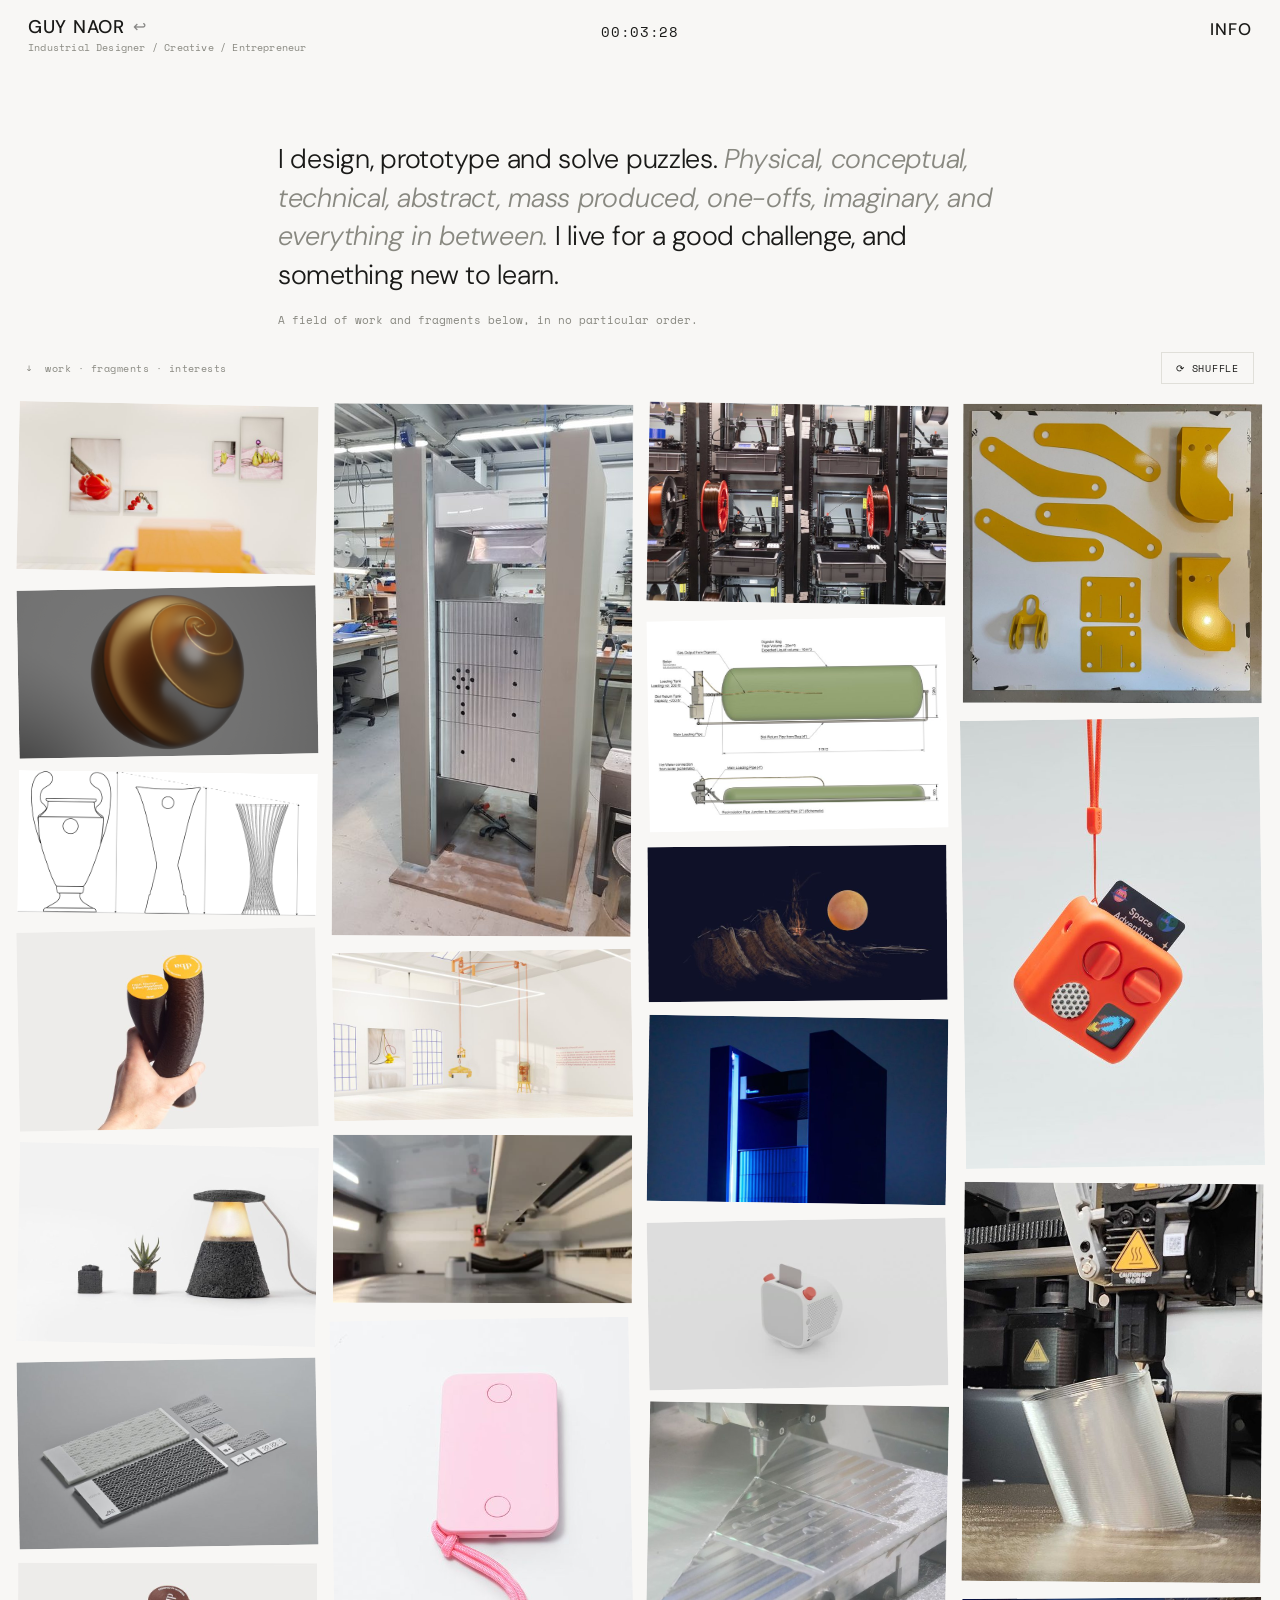
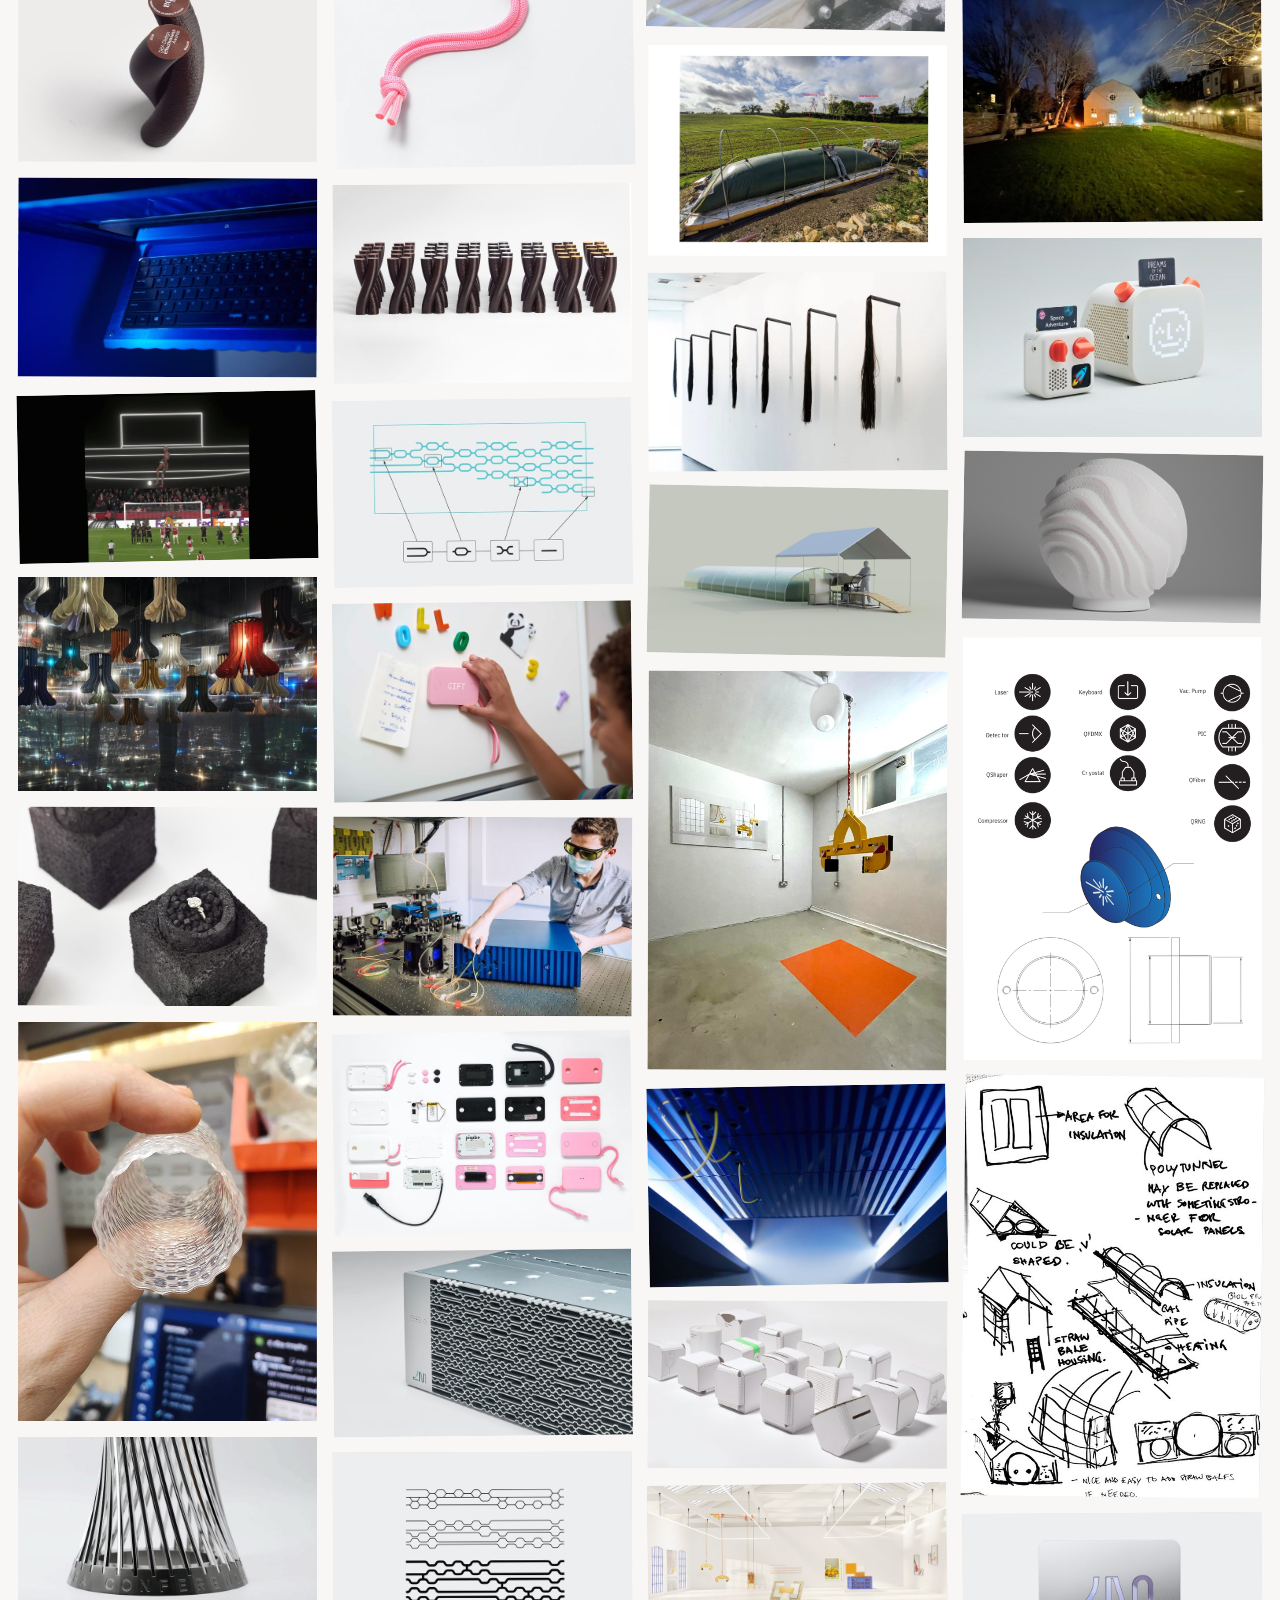
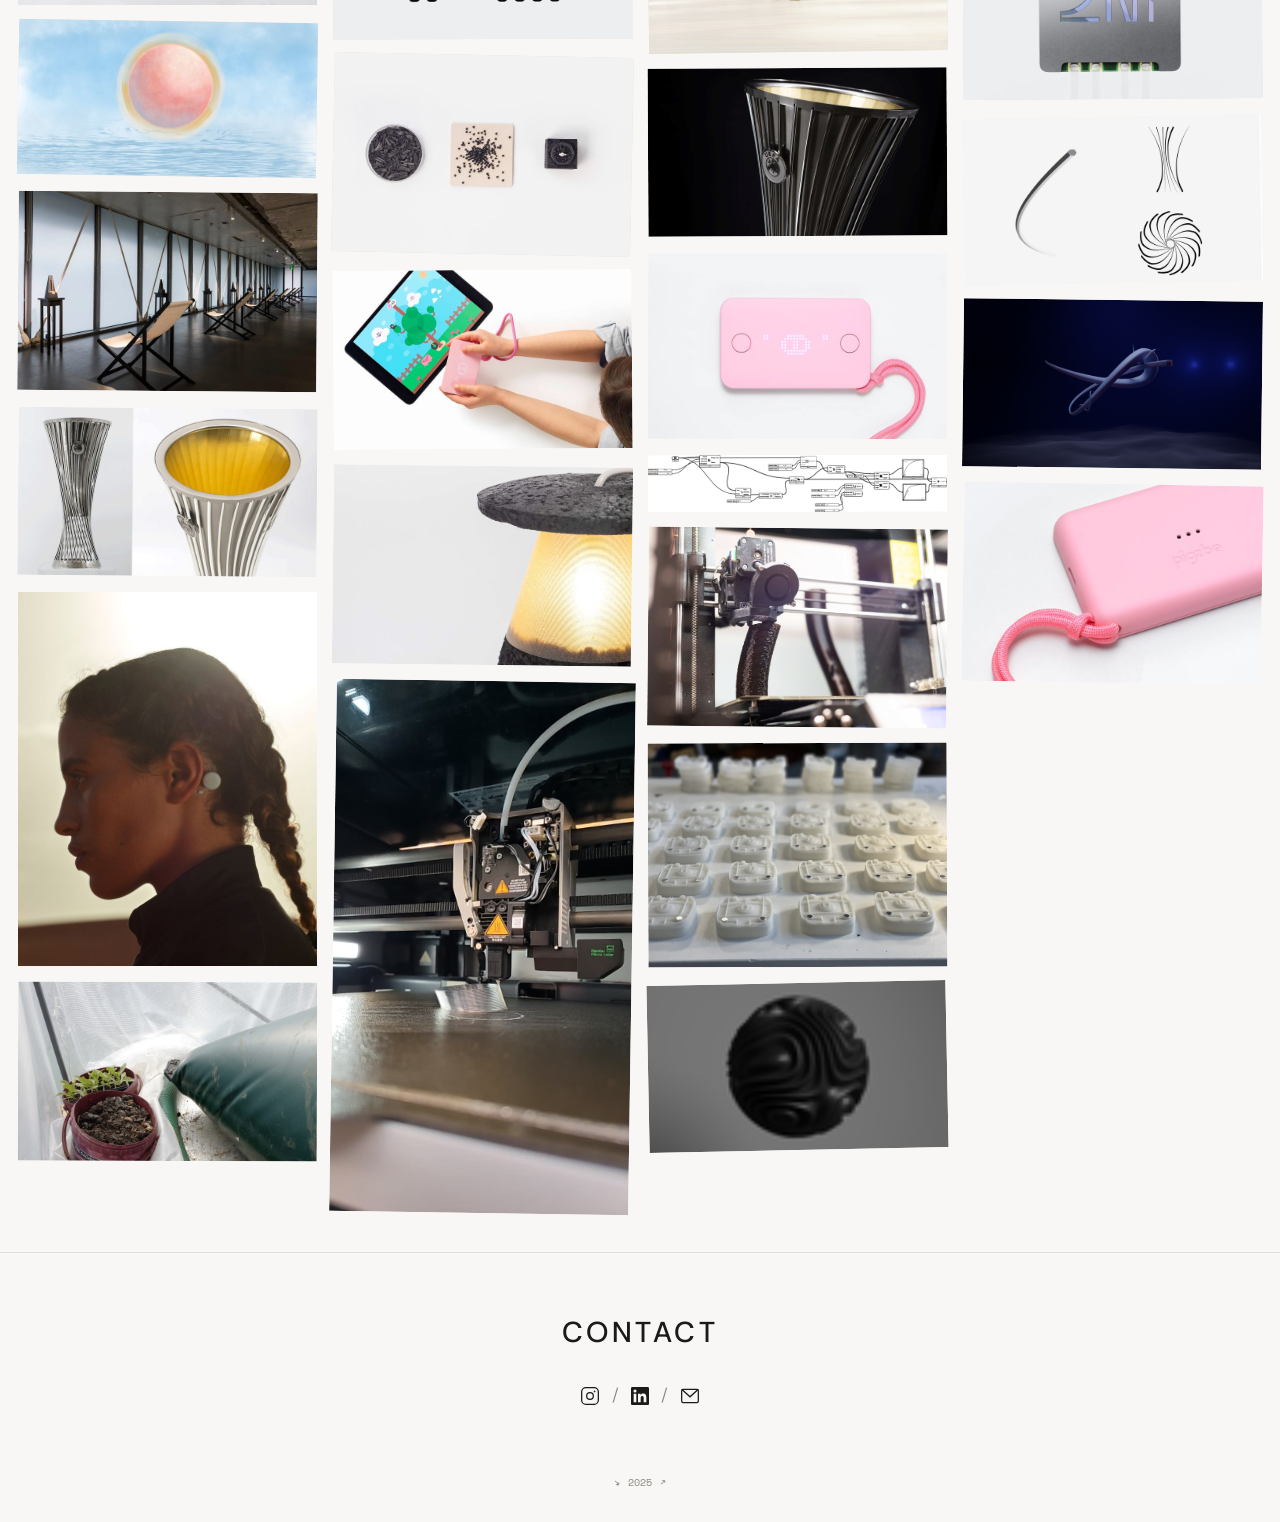
<file: index.html>
<!DOCTYPE html>
<html lang="en">
<head>
  <meta charset="UTF-8">
  <meta name="viewport" content="width=device-width, initial-scale=1.0">
  <title>Guy Naor — Industrial Designer / Creative / Entrepreneur</title>
  <meta name="description" content="Guy Naor — Industrial Designer, Creative and Entrepreneur based in London. A field of work, fragments and things I'm into.">
  <meta property="og:title" content="Guy Naor — Industrial Designer / Creative / Entrepreneur">
  <meta property="og:description" content="Guy Naor — Industrial Designer, Creative and Entrepreneur based in London. A field of work, fragments and things I'm into.">
  <meta property="og:type" content="website">
  <meta property="og:url" content="https://guynaor.site/">
  <link rel="icon" href="data:image/svg+xml,%3Csvg xmlns='http://www.w3.org/2000/svg' viewBox='0 0 64 64'%3E%3Crect width='64' height='64' fill='%23f8f7f5'/%3E%3Ctext x='32' y='44' font-family='monospace' font-size='36' text-anchor='middle' fill='%231a1a18'%3EG%3C/text%3E%3C/svg%3E">
  <link rel="preconnect" href="https://fonts.googleapis.com">
  <link rel="preconnect" href="https://fonts.gstatic.com" crossorigin>
  <link href="https://fonts.googleapis.com/css2?family=Space+Mono:ital,wght@0,400;0,700;1,400&family=DM+Sans:ital,opsz,wght@0,9..40,300;0,9..40,400;0,9..40,500;1,9..40,300&display=swap" rel="stylesheet">
  <link rel="stylesheet" href="style.css?v=5">
</head>
<body>

  <!-- HEADER -->
  <header class="site-header" id="site-header">
    <a class="header-name" href="index.html">
      <div class="name">GUY NAOR <span class="return-arrow">↩</span></div>
      <span class="tagline">Industrial Designer / Creative / Entrepreneur</span>
    </a>
    <span class="header-clock" id="live-clock">00:00:00</span>
    <a class="header-info" href="info.html">Info</a>
  </header>

  <div class="page">

    <div class="intro">
      <p class="lede">I design, prototype and solve puzzles. <em>Physical, conceptual, technical, abstract, mass produced, one-offs, imaginary, and everything in between.</em> I live for a good challenge, and something new to learn.</p>
      <p class="sub">A field of work and fragments below, in no particular order.</p>
    </div>

    <div class="field-bar">
      <span>↓ &nbsp;work · fragments · interests</span>
      <button id="shuffle" type="button">⟳ Shuffle</button>
    </div>

    <!-- Scatter field — populated from data.js by script.js -->
    <div class="field" id="field"></div>

    <section class="contact-section">
      <h2>Contact</h2>
      <div class="contact-links">
        <a href="https://www.instagram.com/guynao/" target="_blank" rel="noopener" aria-label="Instagram">
          <svg viewBox="0 0 24 24"><rect x="2" y="2" width="20" height="20" rx="5" ry="5"/><circle cx="12" cy="12" r="4"/><circle cx="17.5" cy="6.5" r="1" fill="currentColor" stroke="none"/></svg>
        </a>
        <span class="sep">/</span>
        <a href="https://www.linkedin.com/in/guy-naor-04536366/" target="_blank" rel="noopener" aria-label="LinkedIn">
          <svg class="li-icon" viewBox="0 0 24 24"><path d="M20.447 20.452h-3.554v-5.569c0-1.328-.027-3.037-1.852-3.037-1.853 0-2.136 1.445-2.136 2.939v5.667H9.351V9h3.414v1.561h.046c.477-.9 1.637-1.85 3.37-1.85 3.601 0 4.267 2.37 4.267 5.455v6.286zM5.337 7.433a2.062 2.062 0 01-2.063-2.065 2.064 2.064 0 112.063 2.065zm1.782 13.019H3.555V9h3.564v11.452zM22.225 0H1.771C.792 0 0 .774 0 1.729v20.542C0 23.227.792 24 1.771 24h20.451C23.2 24 24 23.227 24 22.271V1.729C24 .774 23.2 0 22.222 0h.003z"/></svg>
        </a>
        <span class="sep">/</span>
        <a href="mailto:guynao@gmail.com" aria-label="Email">
          <svg viewBox="0 0 24 24"><rect x="2" y="4" width="20" height="16" rx="2"/><polyline points="2,4 12,13 22,4"/></svg>
        </a>
      </div>
    </section>

    <footer class="site-footer"><span>↘</span><span>2025</span><span>↗</span></footer>
  </div>

  <!-- Hover context label (desktop) — outside .page so it stays fixed to the screen -->
  <div id="hoverlabel" aria-hidden="true"></div>

  <!-- PROJECT VIEWER (overlay; opened via #slug in the URL) -->
  <div id="viewer" aria-hidden="true"></div>

  <script src="data.js?v=5"></script>
  <script src="script.js?v=5"></script>
</body>
</html>
</file>
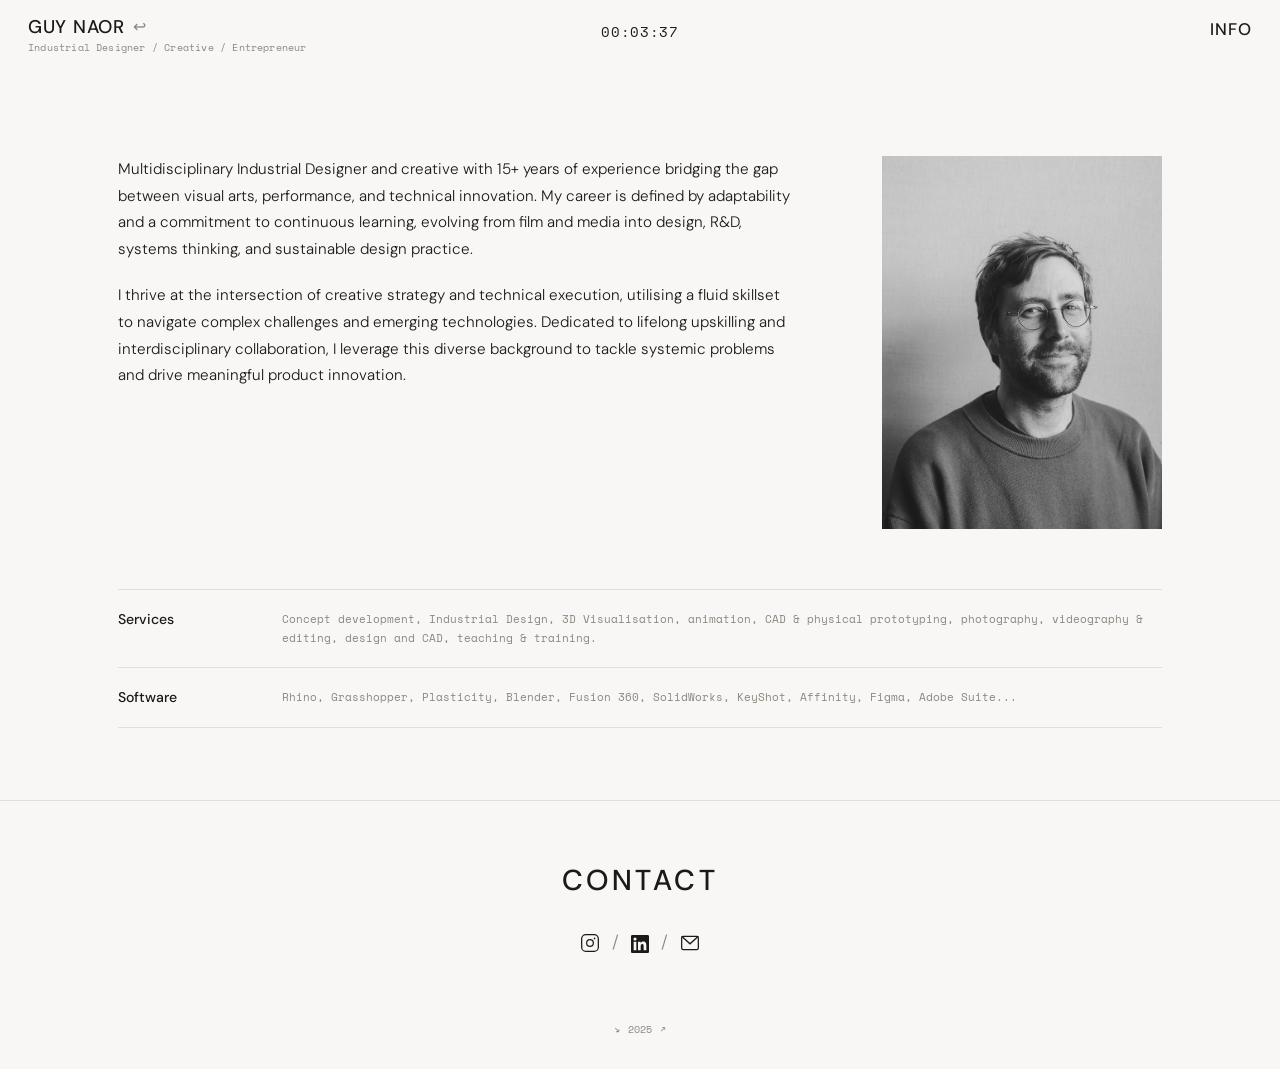
<file: info.html>
<!DOCTYPE html>
<html lang="en">
<head>
  <meta charset="UTF-8">
  <meta name="viewport" content="width=device-width, initial-scale=1.0">
  <title>Info — Guy Naor</title>
  <meta name="description" content="About Guy Naor — Industrial Designer, Creative and Entrepreneur based in London. Services and software.">
  <meta property="og:title" content="Info — Guy Naor">
  <meta property="og:description" content="About Guy Naor — Industrial Designer, Creative and Entrepreneur based in London.">
  <meta property="og:type" content="website">
  <meta property="og:url" content="https://guynaor.site/info.html">
  <link rel="icon" href="data:image/svg+xml,%3Csvg xmlns='http://www.w3.org/2000/svg' viewBox='0 0 64 64'%3E%3Crect width='64' height='64' fill='%23f8f7f5'/%3E%3Ctext x='32' y='44' font-family='monospace' font-size='36' text-anchor='middle' fill='%231a1a18'%3EG%3C/text%3E%3C/svg%3E">
  <link rel="preconnect" href="https://fonts.googleapis.com">
  <link rel="preconnect" href="https://fonts.gstatic.com" crossorigin>
  <link href="https://fonts.googleapis.com/css2?family=Space+Mono:ital,wght@0,400;0,700;1,400&family=DM+Sans:ital,opsz,wght@0,9..40,300;0,9..40,400;0,9..40,500;1,9..40,300&display=swap" rel="stylesheet">
  <link rel="stylesheet" href="style.css?v=5">
</head>
<body>

  <!-- HEADER -->
  <header class="site-header" id="site-header">
    <a class="header-name" href="index.html">
      <div class="name">GUY NAOR <span class="return-arrow">↩</span></div>
      <span class="tagline">Industrial Designer / Creative / Entrepreneur</span>
    </a>
    <span class="header-clock" id="live-clock">00:00:00</span>
    <a class="header-info" href="info.html">Info</a>
  </header>

  <div class="page">
    <div class="info-content">
      <div class="info-bio">
        <div class="bio-text">
          <p>Multidisciplinary Industrial Designer and creative with 15+ years of experience bridging the gap between visual arts, performance, and technical innovation. My career is defined by adaptability and a commitment to continuous learning, evolving from film and media into design, R&amp;D, systems thinking, and sustainable design practice.</p>
          <p>I thrive at the intersection of creative strategy and technical execution, utilising a fluid skillset to navigate complex challenges and emerging technologies. Dedicated to lifelong upskilling and interdisciplinary collaboration, I leverage this diverse background to tackle systemic problems and drive meaningful product innovation.</p>
        </div>
        <div class="bio-photo">
          <img src="images/portrait.jpg" alt="Guy Naor" loading="lazy">
        </div>
      </div>

      <div class="info-table">
        <div class="info-table-row">
          <span class="label">Services</span>
          <span class="value">Concept development, Industrial Design, 3D Visualisation, animation, CAD &amp; physical prototyping, photography, videography &amp; editing, design and CAD, teaching &amp; training.</span>
        </div>
        <div class="info-table-row">
          <span class="label">Software</span>
          <span class="value">Rhino, Grasshopper, Plasticity, Blender, Fusion 360, SolidWorks, KeyShot, Affinity, Figma, Adobe Suite...</span>
        </div>
      </div>
    </div>

    <section class="contact-section">
      <h2>Contact</h2>
      <div class="contact-links">
        <a href="https://www.instagram.com/guynao/" target="_blank" rel="noopener" aria-label="Instagram">
          <svg viewBox="0 0 24 24"><rect x="2" y="2" width="20" height="20" rx="5" ry="5"/><circle cx="12" cy="12" r="4"/><circle cx="17.5" cy="6.5" r="1" fill="currentColor" stroke="none"/></svg>
        </a>
        <span class="sep">/</span>
        <a href="https://www.linkedin.com/in/guy-naor-04536366/" target="_blank" rel="noopener" aria-label="LinkedIn">
          <svg class="li-icon" viewBox="0 0 24 24"><path d="M20.447 20.452h-3.554v-5.569c0-1.328-.027-3.037-1.852-3.037-1.853 0-2.136 1.445-2.136 2.939v5.667H9.351V9h3.414v1.561h.046c.477-.9 1.637-1.85 3.37-1.85 3.601 0 4.267 2.37 4.267 5.455v6.286zM5.337 7.433a2.062 2.062 0 01-2.063-2.065 2.064 2.064 0 112.063 2.065zm1.782 13.019H3.555V9h3.564v11.452zM22.225 0H1.771C.792 0 0 .774 0 1.729v20.542C0 23.227.792 24 1.771 24h20.451C23.2 24 24 23.227 24 22.271V1.729C24 .774 23.2 0 22.222 0h.003z"/></svg>
        </a>
        <span class="sep">/</span>
        <a href="mailto:guynao@gmail.com" aria-label="Email">
          <svg viewBox="0 0 24 24"><rect x="2" y="4" width="20" height="16" rx="2"/><polyline points="2,4 12,13 22,4"/></svg>
        </a>
      </div>
    </section>
    <footer class="site-footer"><span>↘</span><span>2025</span><span>↗</span></footer>
  </div>

  <script src="script.js?v=5"></script>
</body>
</html>
</file>
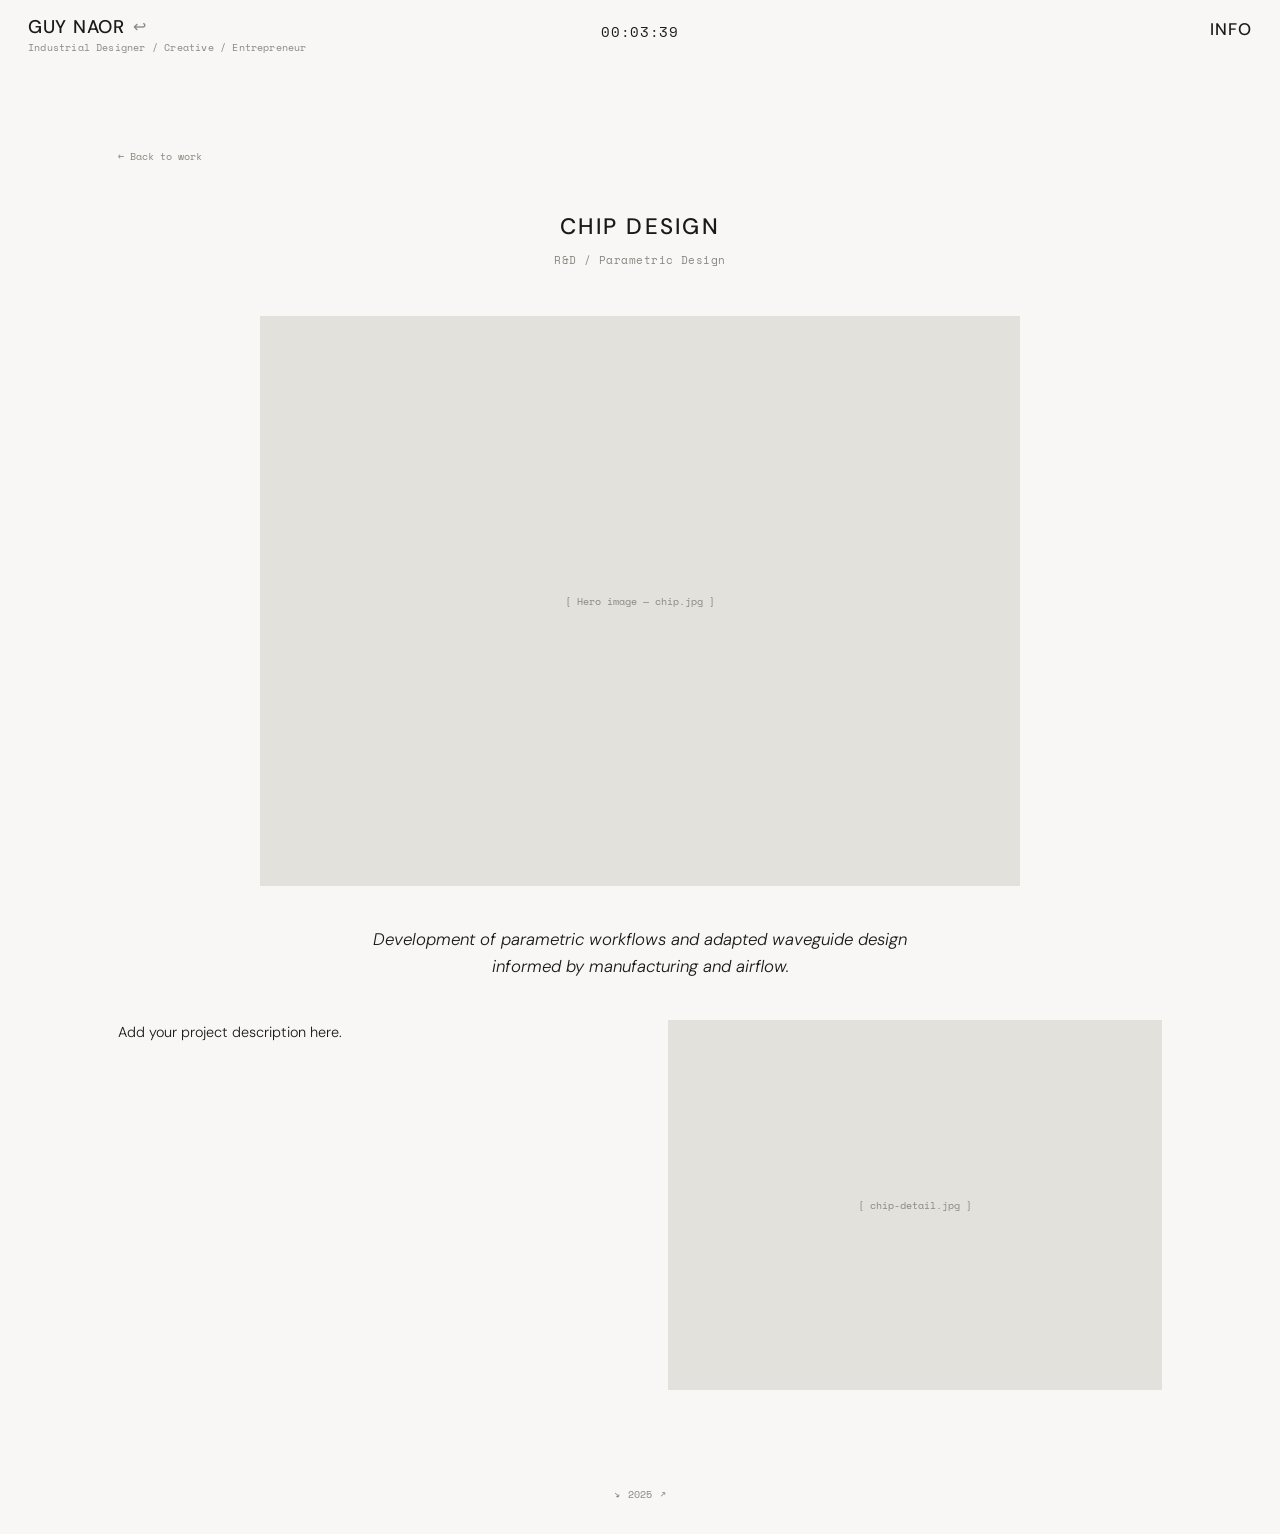
<file: project-chip.html>
<!DOCTYPE html>
<html lang="en">
<head>
  <meta charset="UTF-8">
  <meta name="viewport" content="width=device-width, initial-scale=1.0">
  <title>Chip Design — Guy Naor</title>
  <meta name="description" content="Development of parametric workflows and adapted waveguide design informed by manufacturing and airflow.">
  <meta property="og:title" content="Chip Design — Guy Naor">
  <meta property="og:description" content="Development of parametric workflows and adapted waveguide design informed by manufacturing and airflow.">
  <meta property="og:type" content="article">
  <meta property="og:url" content="https://guynaor.site/project-chip.html">
  <link rel="icon" href="data:image/svg+xml,%3Csvg xmlns='http://www.w3.org/2000/svg' viewBox='0 0 64 64'%3E%3Crect width='64' height='64' fill='%23f8f7f5'/%3E%3Ctext x='32' y='44' font-family='monospace' font-size='36' text-anchor='middle' fill='%231a1a18'%3EG%3C/text%3E%3C/svg%3E">
  <link rel="preconnect" href="https://fonts.googleapis.com">
  <link rel="preconnect" href="https://fonts.gstatic.com" crossorigin>
  <link href="https://fonts.googleapis.com/css2?family=Space+Mono:ital,wght@0,400;0,700;1,400&family=DM+Sans:ital,opsz,wght@0,9..40,300;0,9..40,400;0,9..40,500;1,9..40,300&display=swap" rel="stylesheet">
  <link rel="stylesheet" href="style.css">
</head>
<body>

  <!-- HEADER -->
  <header class="site-header" id="site-header">
    <a class="header-name" href="index.html">
      <div class="name">GUY NAOR <span class="return-arrow">↩</span></div>
      <span class="tagline">Industrial Designer / Creative / Entrepreneur</span>
    </a>
    <span class="header-clock" id="live-clock">00:00:00</span>
    <a class="header-info" href="info.html">Info</a>
  </header>

  <div class="page">
    <div class="project-detail">
      <a class="back-link" href="index.html">← Back to work</a>
      <div class="project-header">
        <h1>Chip Design</h1>
        <p class="subtitle">R&amp;D / Parametric Design</p>
      </div>
      <div class="project-hero">
        <!-- <img src="images/chip.jpg" alt="Chip design"> -->
        <span class="hero-placeholder">[ Hero image — chip.jpg ]</span>
      </div>
      <div class="project-meta">
        <p class="lead">Development of parametric workflows and adapted waveguide design informed by manufacturing and airflow.</p>
      </div>
      <div class="project-body">
        <div class="text-col">
          <p>Add your project description here.</p>
        </div>
        <div class="img-col">
          <div class="img-wrap"><div class="img-placeholder">[ chip-detail.jpg ]</div></div>
        </div>
      </div>
    </div>
    <footer class="site-footer"><span>↘</span><span>2025</span><span>↗</span></footer>
  </div>

  <script src="script.js"></script>
</body>
</html>
</file>
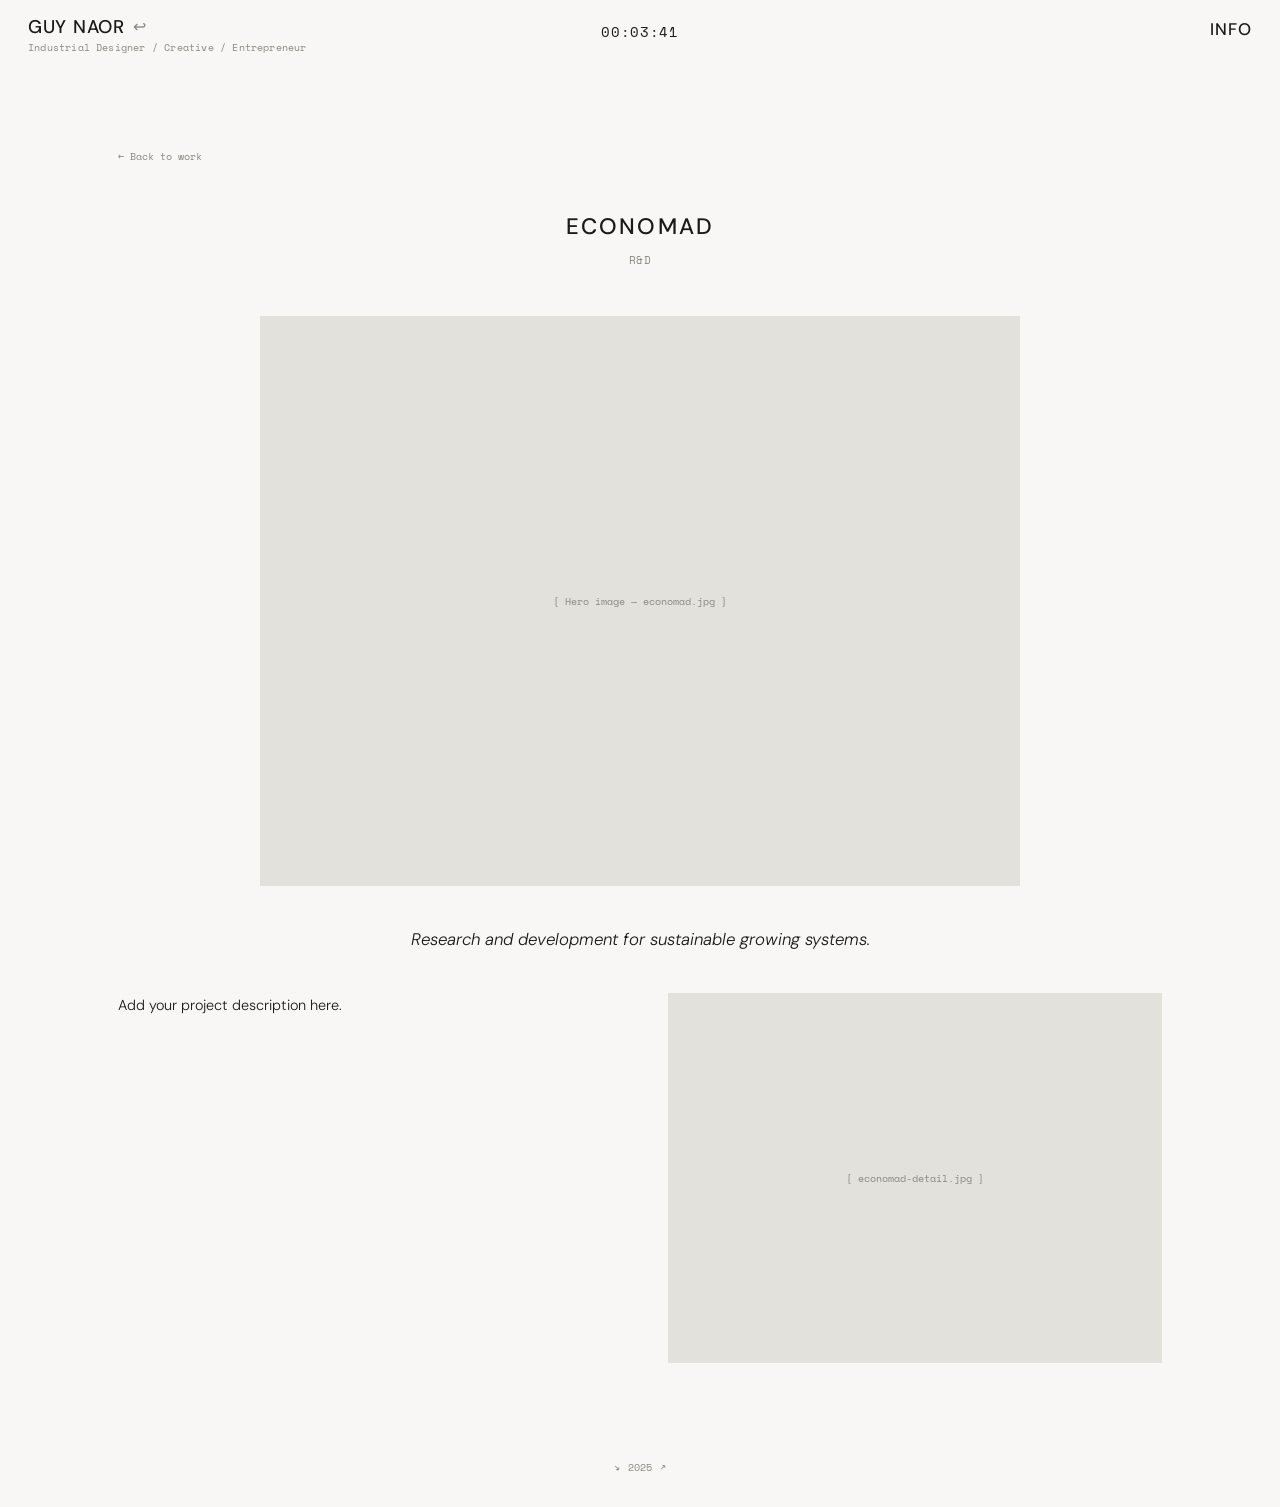
<file: project-economad.html>
<!DOCTYPE html>
<html lang="en">
<head>
  <meta charset="UTF-8">
  <meta name="viewport" content="width=device-width, initial-scale=1.0">
  <title>Economad — Guy Naor</title>
  <meta name="description" content="Research and development for sustainable growing systems.">
  <meta property="og:title" content="Economad — Guy Naor">
  <meta property="og:description" content="Research and development for sustainable growing systems.">
  <meta property="og:type" content="article">
  <meta property="og:url" content="https://guynaor.site/project-economad.html">
  <link rel="icon" href="data:image/svg+xml,%3Csvg xmlns='http://www.w3.org/2000/svg' viewBox='0 0 64 64'%3E%3Crect width='64' height='64' fill='%23f8f7f5'/%3E%3Ctext x='32' y='44' font-family='monospace' font-size='36' text-anchor='middle' fill='%231a1a18'%3EG%3C/text%3E%3C/svg%3E">
  <link rel="preconnect" href="https://fonts.googleapis.com">
  <link rel="preconnect" href="https://fonts.gstatic.com" crossorigin>
  <link href="https://fonts.googleapis.com/css2?family=Space+Mono:ital,wght@0,400;0,700;1,400&family=DM+Sans:ital,opsz,wght@0,9..40,300;0,9..40,400;0,9..40,500;1,9..40,300&display=swap" rel="stylesheet">
  <link rel="stylesheet" href="style.css">
</head>
<body>

  <!-- HEADER -->
  <header class="site-header" id="site-header">
    <a class="header-name" href="index.html">
      <div class="name">GUY NAOR <span class="return-arrow">↩</span></div>
      <span class="tagline">Industrial Designer / Creative / Entrepreneur</span>
    </a>
    <span class="header-clock" id="live-clock">00:00:00</span>
    <a class="header-info" href="info.html">Info</a>
  </header>

  <div class="page">
    <div class="project-detail">
      <a class="back-link" href="index.html">← Back to work</a>
      <div class="project-header">
        <h1>Economad</h1>
        <p class="subtitle">R&amp;D</p>
      </div>
      <div class="project-hero">
        <!-- <img src="images/economad.jpg" alt="Economad"> -->
        <span class="hero-placeholder">[ Hero image — economad.jpg ]</span>
      </div>
      <div class="project-meta">
        <p class="lead">Research and development for sustainable growing systems.</p>
      </div>
      <div class="project-body">
        <div class="text-col">
          <p>Add your project description here.</p>
        </div>
        <div class="img-col">
          <div class="img-wrap"><div class="img-placeholder">[ economad-detail.jpg ]</div></div>
        </div>
      </div>
    </div>
    <footer class="site-footer"><span>↘</span><span>2025</span><span>↗</span></footer>
  </div>

  <script src="script.js"></script>
</body>
</html>
</file>
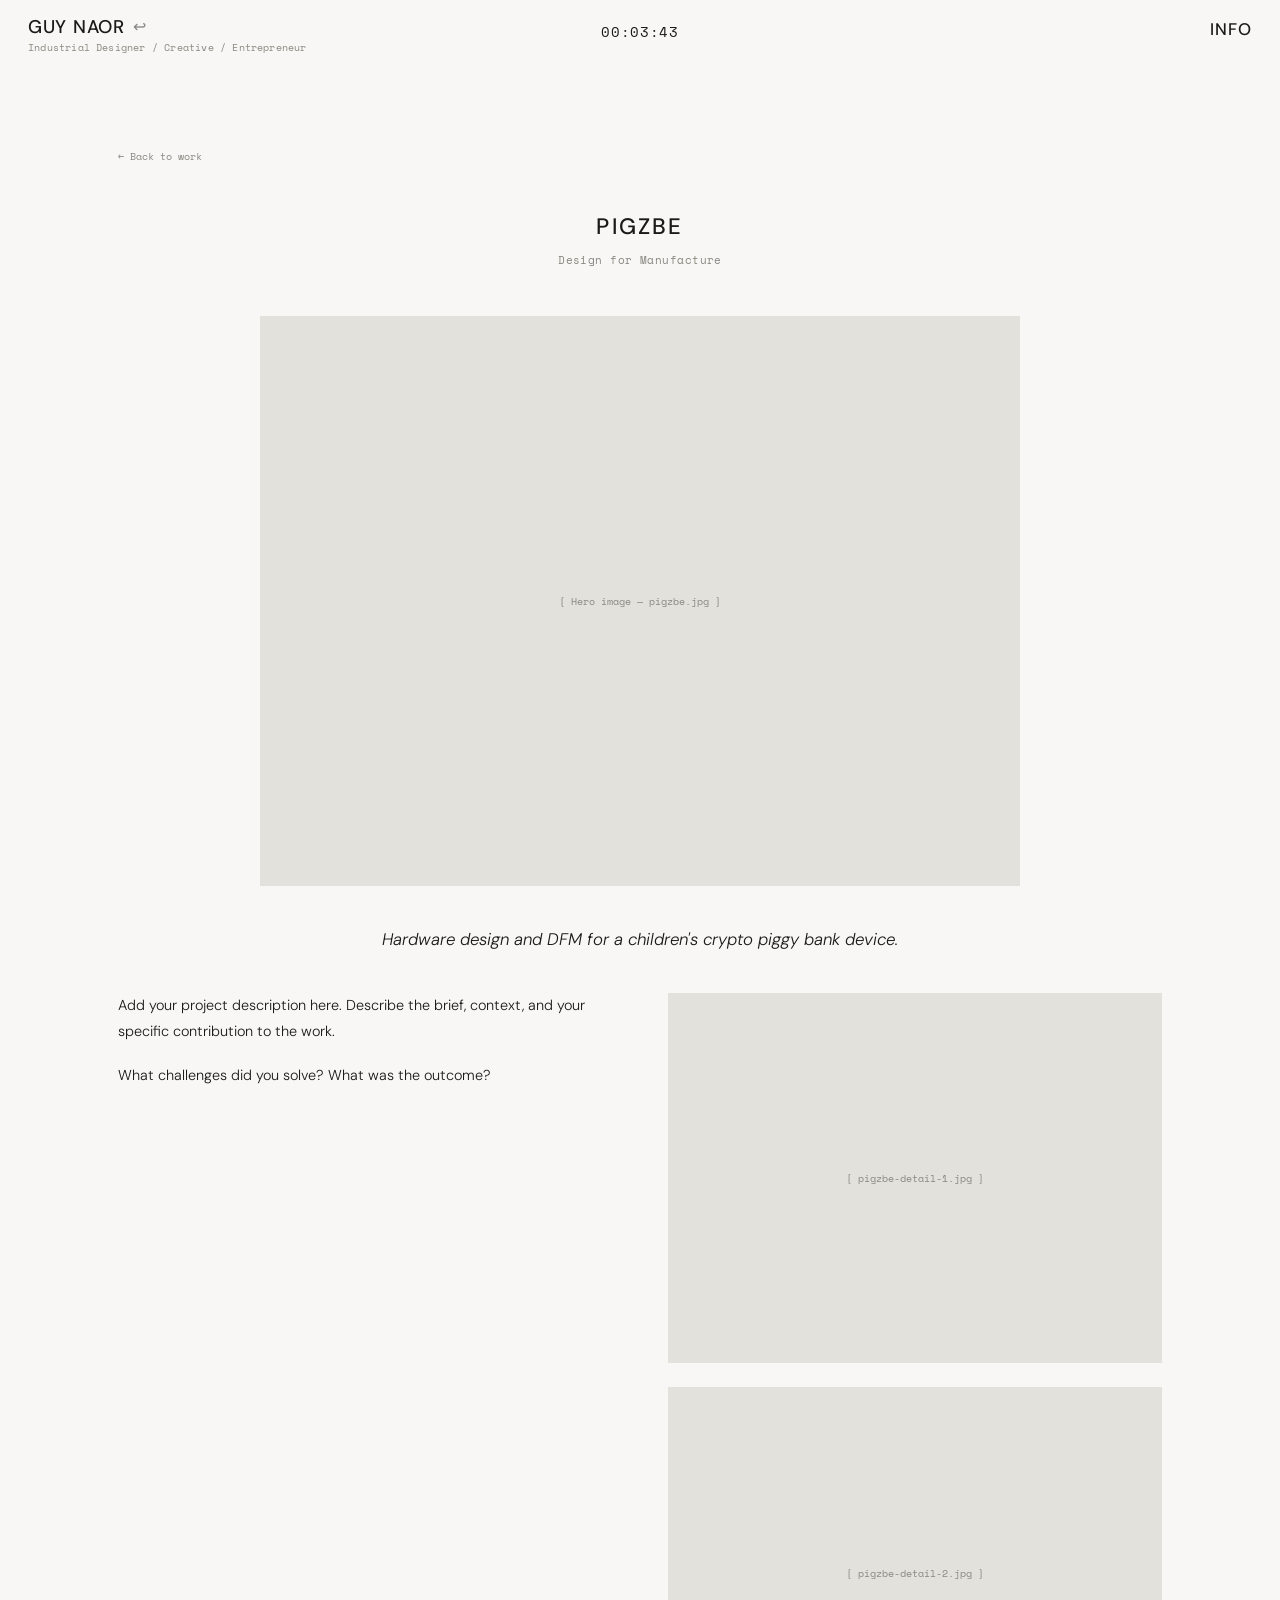
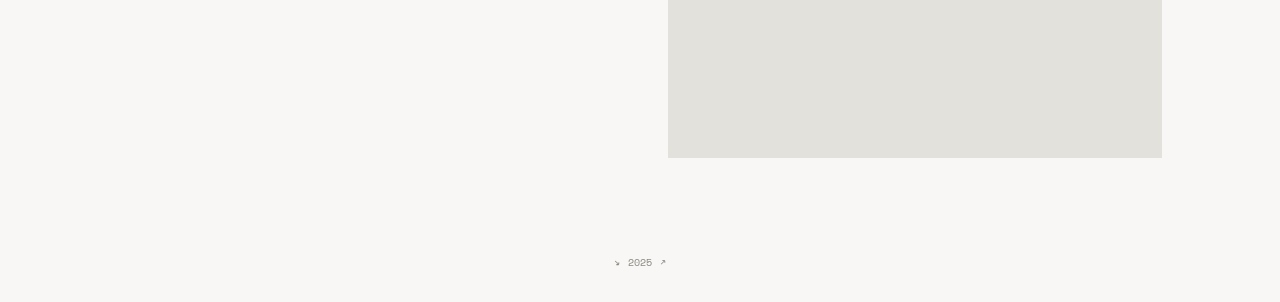
<file: project-pigzbe.html>
<!DOCTYPE html>
<html lang="en">
<head>
  <meta charset="UTF-8">
  <meta name="viewport" content="width=device-width, initial-scale=1.0">
  <title>Pigzbe — Guy Naor</title>
  <meta name="description" content="Hardware design and design for manufacture for Pigzbe, a children's crypto piggy bank device.">
  <meta property="og:title" content="Pigzbe — Guy Naor">
  <meta property="og:description" content="Hardware design and design for manufacture for Pigzbe, a children's crypto piggy bank device.">
  <meta property="og:type" content="article">
  <meta property="og:url" content="https://guynaor.site/project-pigzbe.html">
  <link rel="icon" href="data:image/svg+xml,%3Csvg xmlns='http://www.w3.org/2000/svg' viewBox='0 0 64 64'%3E%3Crect width='64' height='64' fill='%23f8f7f5'/%3E%3Ctext x='32' y='44' font-family='monospace' font-size='36' text-anchor='middle' fill='%231a1a18'%3EG%3C/text%3E%3C/svg%3E">
  <link rel="preconnect" href="https://fonts.googleapis.com">
  <link rel="preconnect" href="https://fonts.gstatic.com" crossorigin>
  <link href="https://fonts.googleapis.com/css2?family=Space+Mono:ital,wght@0,400;0,700;1,400&family=DM+Sans:ital,opsz,wght@0,9..40,300;0,9..40,400;0,9..40,500;1,9..40,300&display=swap" rel="stylesheet">
  <link rel="stylesheet" href="style.css">
</head>
<body>

  <!-- HEADER -->
  <header class="site-header" id="site-header">
    <a class="header-name" href="index.html">
      <div class="name">GUY NAOR <span class="return-arrow">↩</span></div>
      <span class="tagline">Industrial Designer / Creative / Entrepreneur</span>
    </a>
    <span class="header-clock" id="live-clock">00:00:00</span>
    <a class="header-info" href="info.html">Info</a>
  </header>

  <div class="page">
    <div class="project-detail">
      <a class="back-link" href="index.html">← Back to work</a>
      <div class="project-header">
        <h1>Pigzbe</h1>
        <p class="subtitle">Design for Manufacture</p>
      </div>
      <div class="project-hero">
        <!-- <img src="images/pigzbe.jpg" alt="Pigzbe"> -->
        <span class="hero-placeholder">[ Hero image — pigzbe.jpg ]</span>
      </div>
      <div class="project-meta">
        <p class="lead">Hardware design and DFM for a children's crypto piggy bank device.</p>
      </div>
      <div class="project-body">
        <div class="text-col">
          <p>Add your project description here. Describe the brief, context, and your specific contribution to the work.</p>
          <p>What challenges did you solve? What was the outcome?</p>
        </div>
        <div class="img-col">
          <div class="img-wrap"><div class="img-placeholder">[ pigzbe-detail-1.jpg ]</div></div>
          <div class="img-wrap"><div class="img-placeholder">[ pigzbe-detail-2.jpg ]</div></div>
        </div>
      </div>
    </div>
    <footer class="site-footer"><span>↘</span><span>2025</span><span>↗</span></footer>
  </div>

  <script src="script.js"></script>
</body>
</html>
</file>
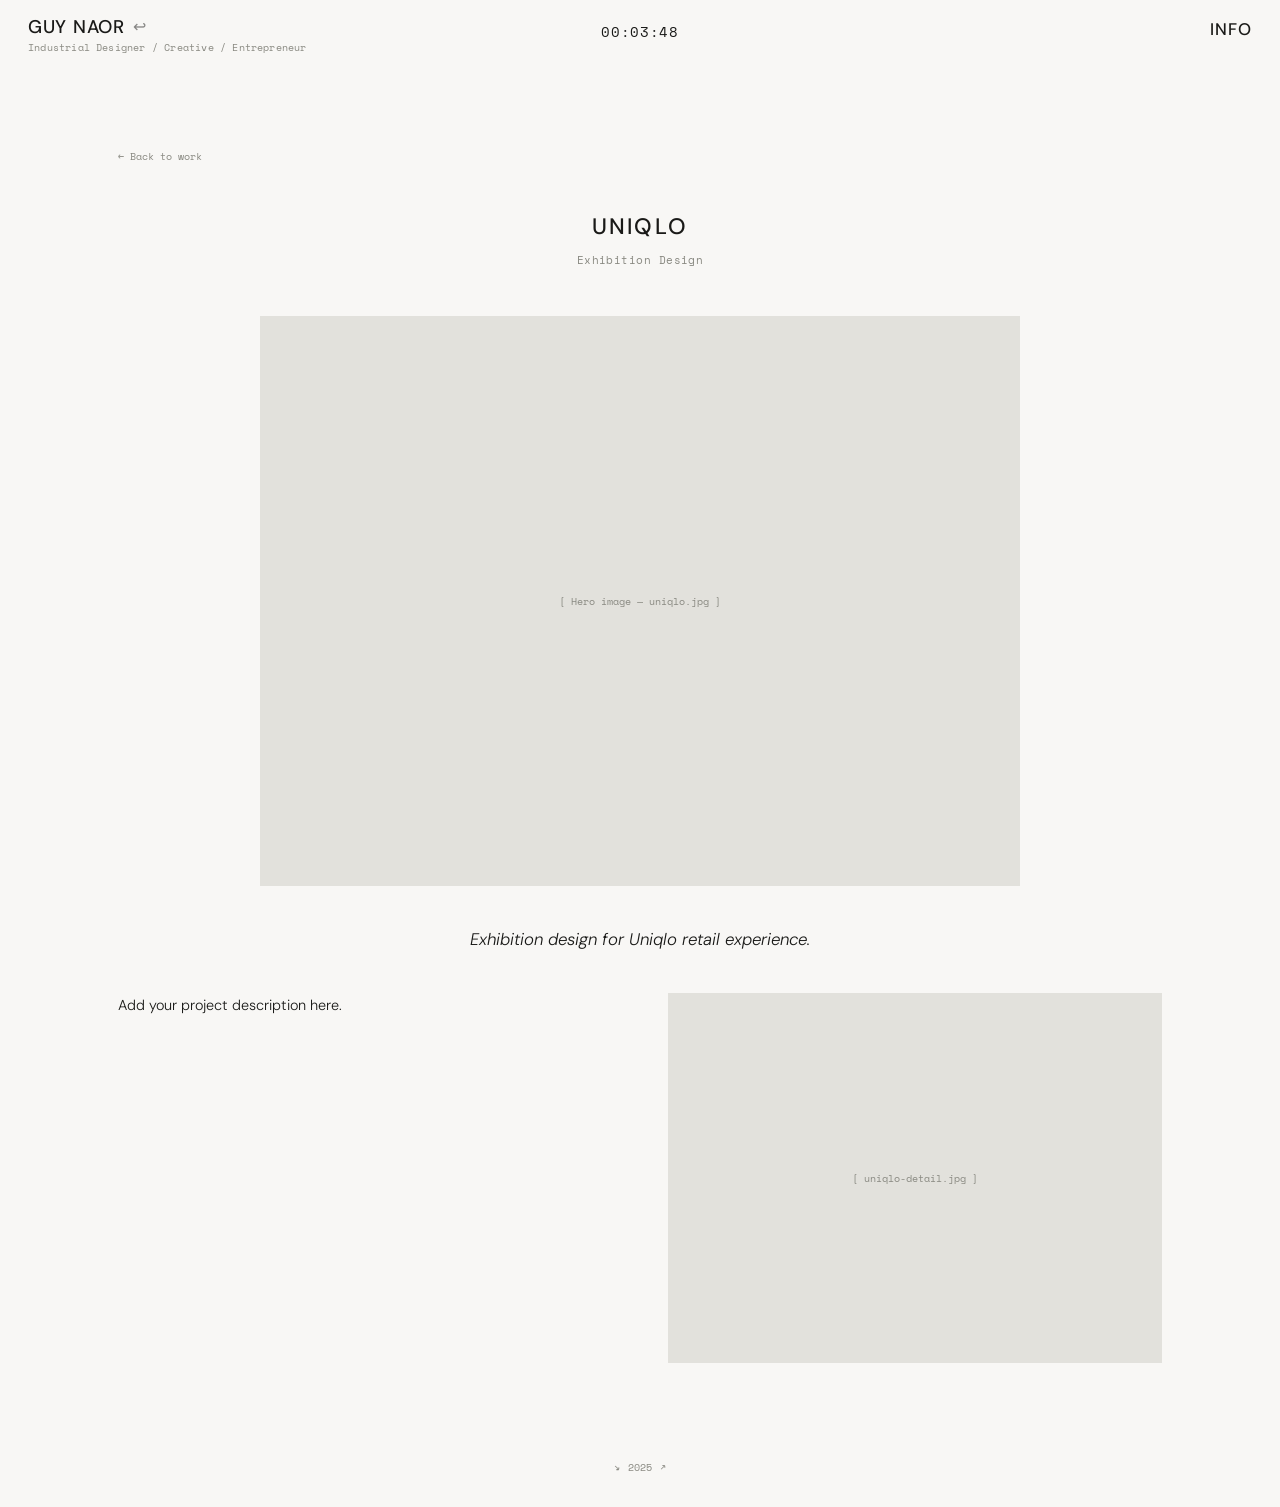
<file: project-uniqlo.html>
<!DOCTYPE html>
<html lang="en">
<head>
  <meta charset="UTF-8">
  <meta name="viewport" content="width=device-width, initial-scale=1.0">
  <title>Uniqlo — Guy Naor</title>
  <meta name="description" content="Exhibition design for Uniqlo retail experience.">
  <meta property="og:title" content="Uniqlo — Guy Naor">
  <meta property="og:description" content="Exhibition design for Uniqlo retail experience.">
  <meta property="og:type" content="article">
  <meta property="og:url" content="https://guynaor.site/project-uniqlo.html">
  <link rel="icon" href="data:image/svg+xml,%3Csvg xmlns='http://www.w3.org/2000/svg' viewBox='0 0 64 64'%3E%3Crect width='64' height='64' fill='%23f8f7f5'/%3E%3Ctext x='32' y='44' font-family='monospace' font-size='36' text-anchor='middle' fill='%231a1a18'%3EG%3C/text%3E%3C/svg%3E">
  <link rel="preconnect" href="https://fonts.googleapis.com">
  <link rel="preconnect" href="https://fonts.gstatic.com" crossorigin>
  <link href="https://fonts.googleapis.com/css2?family=Space+Mono:ital,wght@0,400;0,700;1,400&family=DM+Sans:ital,opsz,wght@0,9..40,300;0,9..40,400;0,9..40,500;1,9..40,300&display=swap" rel="stylesheet">
  <link rel="stylesheet" href="style.css">
</head>
<body>

  <!-- HEADER -->
  <header class="site-header" id="site-header">
    <a class="header-name" href="index.html">
      <div class="name">GUY NAOR <span class="return-arrow">↩</span></div>
      <span class="tagline">Industrial Designer / Creative / Entrepreneur</span>
    </a>
    <span class="header-clock" id="live-clock">00:00:00</span>
    <a class="header-info" href="info.html">Info</a>
  </header>

  <div class="page">
    <div class="project-detail">
      <a class="back-link" href="index.html">← Back to work</a>
      <div class="project-header">
        <h1>Uniqlo</h1>
        <p class="subtitle">Exhibition Design</p>
      </div>
      <div class="project-hero">
        <!-- <img src="images/uniqlo.jpg" alt="Uniqlo exhibition"> -->
        <span class="hero-placeholder">[ Hero image — uniqlo.jpg ]</span>
      </div>
      <div class="project-meta">
        <p class="lead">Exhibition design for Uniqlo retail experience.</p>
      </div>
      <div class="project-body">
        <div class="text-col">
          <p>Add your project description here.</p>
        </div>
        <div class="img-col">
          <div class="img-wrap"><div class="img-placeholder">[ uniqlo-detail.jpg ]</div></div>
        </div>
      </div>
    </div>
    <footer class="site-footer"><span>↘</span><span>2025</span><span>↗</span></footer>
  </div>

  <script src="script.js"></script>
</body>
</html>
</file>
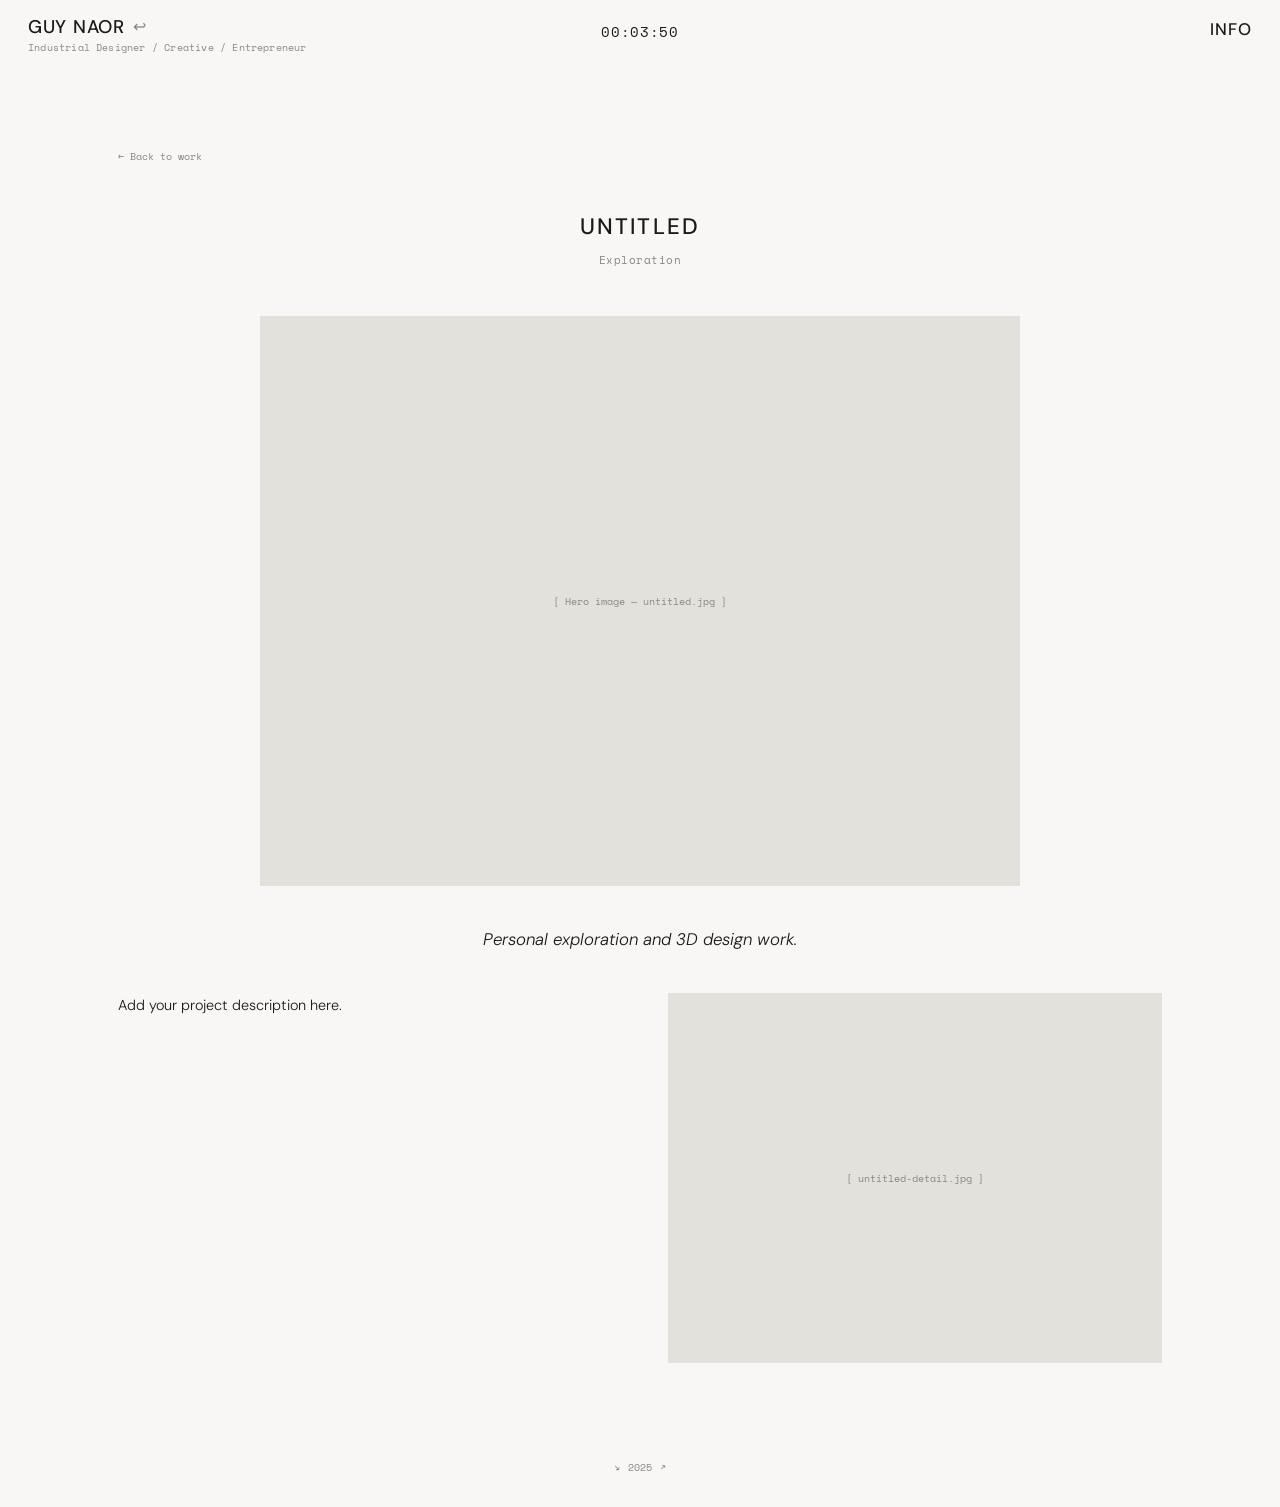
<file: project-untitled.html>
<!DOCTYPE html>
<html lang="en">
<head>
  <meta charset="UTF-8">
  <meta name="viewport" content="width=device-width, initial-scale=1.0">
  <title>Untitled — Guy Naor</title>
  <meta name="description" content="Personal exploration and 3D design work.">
  <meta property="og:title" content="Untitled — Guy Naor">
  <meta property="og:description" content="Personal exploration and 3D design work.">
  <meta property="og:type" content="article">
  <meta property="og:url" content="https://guynaor.site/project-untitled.html">
  <link rel="icon" href="data:image/svg+xml,%3Csvg xmlns='http://www.w3.org/2000/svg' viewBox='0 0 64 64'%3E%3Crect width='64' height='64' fill='%23f8f7f5'/%3E%3Ctext x='32' y='44' font-family='monospace' font-size='36' text-anchor='middle' fill='%231a1a18'%3EG%3C/text%3E%3C/svg%3E">
  <link rel="preconnect" href="https://fonts.googleapis.com">
  <link rel="preconnect" href="https://fonts.gstatic.com" crossorigin>
  <link href="https://fonts.googleapis.com/css2?family=Space+Mono:ital,wght@0,400;0,700;1,400&family=DM+Sans:ital,opsz,wght@0,9..40,300;0,9..40,400;0,9..40,500;1,9..40,300&display=swap" rel="stylesheet">
  <link rel="stylesheet" href="style.css">
</head>
<body>

  <!-- HEADER -->
  <header class="site-header" id="site-header">
    <a class="header-name" href="index.html">
      <div class="name">GUY NAOR <span class="return-arrow">↩</span></div>
      <span class="tagline">Industrial Designer / Creative / Entrepreneur</span>
    </a>
    <span class="header-clock" id="live-clock">00:00:00</span>
    <a class="header-info" href="info.html">Info</a>
  </header>

  <div class="page">
    <div class="project-detail">
      <a class="back-link" href="index.html">← Back to work</a>
      <div class="project-header">
        <h1>Untitled</h1>
        <p class="subtitle">Exploration</p>
      </div>
      <div class="project-hero">
        <!-- <img src="images/untitled.jpg" alt="Untitled exploration"> -->
        <span class="hero-placeholder">[ Hero image — untitled.jpg ]</span>
      </div>
      <div class="project-meta">
        <p class="lead">Personal exploration and 3D design work.</p>
      </div>
      <div class="project-body">
        <div class="text-col">
          <p>Add your project description here.</p>
        </div>
        <div class="img-col">
          <div class="img-wrap"><div class="img-placeholder">[ untitled-detail.jpg ]</div></div>
        </div>
      </div>
    </div>
    <footer class="site-footer"><span>↘</span><span>2025</span><span>↗</span></footer>
  </div>

  <script src="script.js"></script>
</body>
</html>
</file>
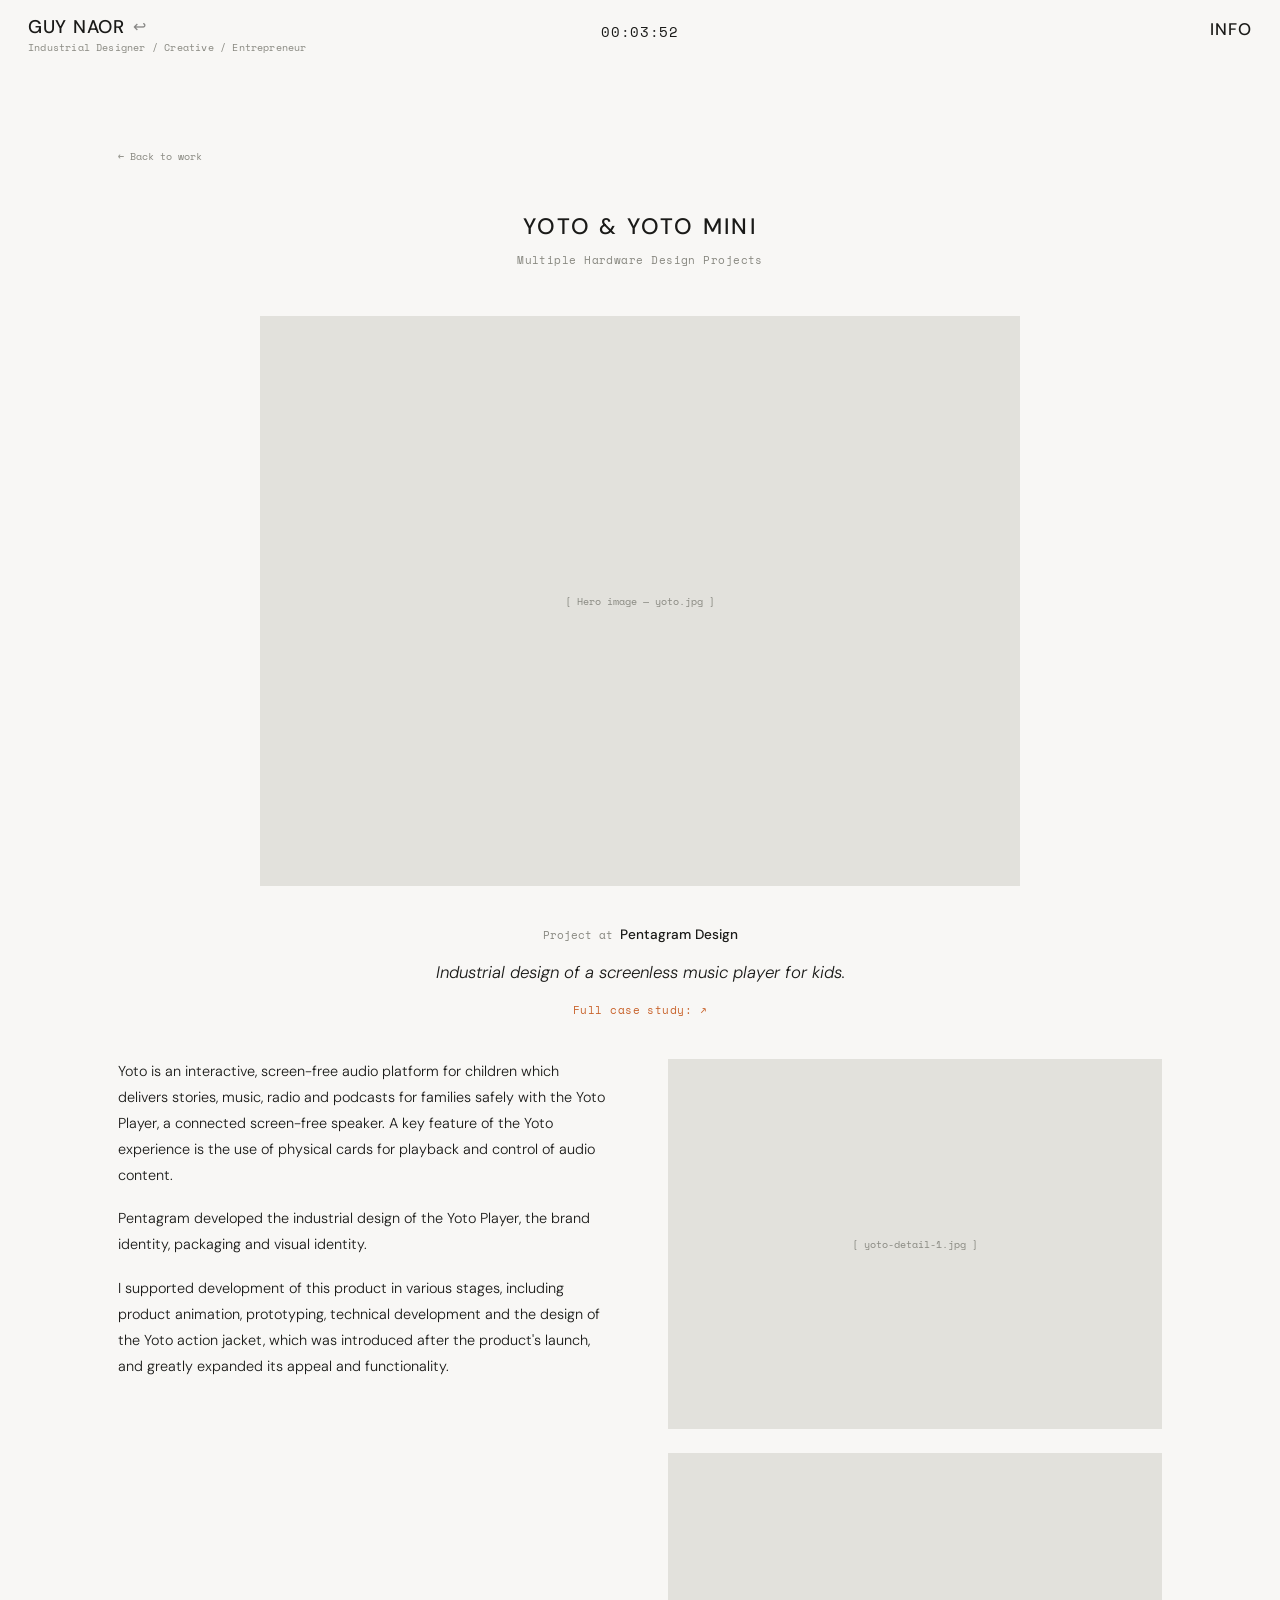
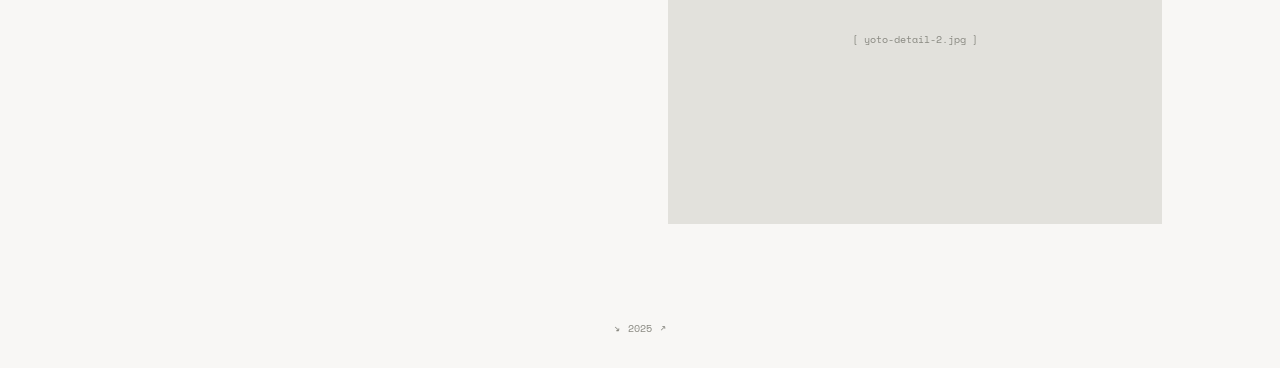
<file: project-yoto.html>
<!DOCTYPE html>
<html lang="en">
<head>
  <meta charset="UTF-8">
  <meta name="viewport" content="width=device-width, initial-scale=1.0">
  <title>Yoto &amp; Yoto Mini — Guy Naor</title>
  <meta name="description" content="Industrial design of Yoto, a screen-free audio player for kids — a Pentagram Design project.">
  <meta property="og:title" content="Yoto &amp; Yoto Mini — Guy Naor">
  <meta property="og:description" content="Industrial design of Yoto, a screen-free audio player for kids — a Pentagram Design project.">
  <meta property="og:type" content="article">
  <meta property="og:url" content="https://guynaor.site/project-yoto.html">
  <link rel="icon" href="data:image/svg+xml,%3Csvg xmlns='http://www.w3.org/2000/svg' viewBox='0 0 64 64'%3E%3Crect width='64' height='64' fill='%23f8f7f5'/%3E%3Ctext x='32' y='44' font-family='monospace' font-size='36' text-anchor='middle' fill='%231a1a18'%3EG%3C/text%3E%3C/svg%3E">
  <link rel="preconnect" href="https://fonts.googleapis.com">
  <link rel="preconnect" href="https://fonts.gstatic.com" crossorigin>
  <link href="https://fonts.googleapis.com/css2?family=Space+Mono:ital,wght@0,400;0,700;1,400&family=DM+Sans:ital,opsz,wght@0,9..40,300;0,9..40,400;0,9..40,500;1,9..40,300&display=swap" rel="stylesheet">
  <link rel="stylesheet" href="style.css">
</head>
<body>

  <!-- HEADER -->
  <header class="site-header" id="site-header">
    <a class="header-name" href="index.html">
      <div class="name">GUY NAOR <span class="return-arrow">↩</span></div>
      <span class="tagline">Industrial Designer / Creative / Entrepreneur</span>
    </a>
    <span class="header-clock" id="live-clock">00:00:00</span>
    <a class="header-info" href="info.html">Info</a>
  </header>

  <div class="page">
    <div class="project-detail">
      <a class="back-link" href="index.html">← Back to work</a>
      <div class="project-header">
        <h1>Yoto &amp; Yoto Mini</h1>
        <p class="subtitle">Multiple Hardware Design Projects</p>
      </div>
      <div class="project-hero">
        <!-- <img src="images/yoto.jpg" alt="Yoto Player"> -->
        <span class="hero-placeholder">[ Hero image — yoto.jpg ]</span>
      </div>
      <div class="project-meta">
        <p class="studio">Project at <strong>Pentagram Design</strong></p>
        <p class="lead">Industrial design of a screenless music player for kids.</p>
        <a href="https://www.pentagram.com/work/yoto" target="_blank" rel="noopener" class="case-link">Full case study: ↗</a>
      </div>
      <div class="project-body">
        <div class="text-col">
          <p>Yoto is an interactive, screen-free audio platform for children which delivers stories, music, radio and podcasts for families safely with the Yoto Player, a connected screen-free speaker. A key feature of the Yoto experience is the use of physical cards for playback and control of audio content.</p>
          <p>Pentagram developed the industrial design of the Yoto Player, the brand identity, packaging and visual identity.</p>
          <p>I supported development of this product in various stages, including product animation, prototyping, technical development and the design of the Yoto action jacket, which was introduced after the product's launch, and greatly expanded its appeal and functionality.</p>
        </div>
        <div class="img-col">
          <div class="img-wrap"><div class="img-placeholder">[ yoto-detail-1.jpg ]</div></div>
          <div class="img-wrap"><div class="img-placeholder">[ yoto-detail-2.jpg ]</div></div>
        </div>
      </div>
    </div>
    <footer class="site-footer"><span>↘</span><span>2025</span><span>↗</span></footer>
  </div>

  <script src="script.js"></script>
</body>
</html>
</file>
<file: style.css>
:root {
  --bg: #f8f7f5;
  --text: #1a1a18;
  --muted: #888880;
  --accent: #c8622a;
  --border: #e0dfd9;
  --thumb-bg: #e2e1dc;
  --mono: 'Space Mono', monospace;
  --sans: 'DM Sans', sans-serif;
  --header-h: 72px;
}

*, *::before, *::after { box-sizing: border-box; margin: 0; padding: 0; }
html { font-size: 16px; -webkit-font-smoothing: antialiased; }
body { background: var(--bg); color: var(--text); font-family: var(--sans); font-weight: 300; min-height: 100vh; }
a { color: inherit; text-decoration: none; }
img { display: block; width: 100%; height: 100%; object-fit: cover; }

/* ── HEADER ── */
.site-header {
  position: fixed; top: 0; left: 0; right: 0;
  height: var(--header-h);
  display: flex; align-items: flex-start; justify-content: space-between;
  padding: 18px 28px 0;
  background: var(--bg); z-index: 100;
  border-bottom: 1px solid transparent;
  transition: border-color 0.3s;
}
.site-header.scrolled { border-color: var(--border); }

.header-name { display: flex; flex-direction: column; gap: 4px; cursor: pointer; }
.header-name .name {
  font-family: var(--sans); font-size: 1.15rem; font-weight: 500;
  letter-spacing: 0.04em; text-transform: uppercase;
  display: flex; align-items: center; gap: 8px; line-height: 1;
}
.header-name .name .return-arrow { font-size: 1rem; opacity: 0.5; transition: opacity 0.2s, transform 0.2s; }
.header-name .name:hover .return-arrow { opacity: 1; transform: translateX(-3px); }
.header-name .tagline { font-family: var(--mono); font-size: 0.6rem; color: var(--muted); letter-spacing: 0.02em; }

.header-clock {
  font-family: var(--mono); font-size: 0.85rem; letter-spacing: 0.05em;
  position: absolute; left: 50%; transform: translateX(-50%); top: 22px;
}

.header-info {
  font-family: var(--sans); font-size: 1.05rem; font-weight: 500;
  letter-spacing: 0.06em; text-transform: uppercase;
  cursor: pointer; transition: opacity 0.2s;
}
.header-info:hover { opacity: 0.4; }

/* ── PAGE ── */
.page { padding-top: calc(var(--header-h) + 24px); animation: fadeUp 0.35s ease both; }
@keyframes fadeUp { from { opacity: 0; transform: translateY(10px); } to { opacity: 1; transform: translateY(0); } }

/* ── SECTION INTRO ── */
.section-intro { text-align: center; padding: 48px 28px 40px; }
.section-intro h2 { font-family: var(--sans); font-size: 1rem; font-weight: 500; letter-spacing: 0.14em; text-transform: uppercase; margin-bottom: 14px; }
.section-intro p { font-family: var(--mono); font-size: 0.72rem; color: var(--muted); line-height: 1.7; max-width: 560px; margin: 0 auto 10px; }
.section-intro .coming-soon { font-style: italic; margin-top: 8px; }

/* ── PROJECT GRID ── */
.project-grid { display: grid; grid-template-columns: 1fr 1fr; gap: 0; padding: 0 0 80px; }
.project-item { position: relative; cursor: pointer; overflow: hidden; display: block; }
.project-item .thumb { aspect-ratio: 4/3; overflow: hidden; background: #e2e1dc; display: flex; align-items: center; justify-content: center; }
.project-item .thumb img { transition: transform 0.6s cubic-bezier(0.25,0.46,0.45,0.94); width: 100%; height: 100%; object-fit: cover; }
.project-item:hover .thumb img { transform: scale(1.03); }
.project-item .thumb .placeholder { font-family: var(--mono); font-size: 0.6rem; color: var(--muted); text-align: center; padding: 20px; }
.project-item .caption { font-family: var(--mono); font-size: 0.65rem; letter-spacing: 0.04em; text-align: center; padding: 14px 20px 28px; }

/* ── CONTACT SECTION ── */
.contact-section { text-align: center; padding: 60px 28px 48px; border-top: 1px solid var(--border); }
.contact-section h2 { font-family: var(--sans); font-size: 1.8rem; font-weight: 500; letter-spacing: 0.12em; text-transform: uppercase; margin-bottom: 28px; }
.contact-links { display: flex; align-items: center; justify-content: center; font-size: 1.1rem; }
.contact-links a { transition: opacity 0.2s; padding: 4px 2px; }
.contact-links a:hover { opacity: 0.4; }
.contact-links .sep { color: var(--muted); padding: 0 10px; }
.contact-links svg { width: 20px; height: 20px; stroke: var(--text); fill: none; stroke-width: 1.5; vertical-align: middle; }
.contact-links .li-icon { width: 18px; height: 18px; fill: var(--text); stroke: none; vertical-align: middle; }

/* ── FOOTER ── */
.site-footer { text-align: center; padding: 16px 28px 32px; font-family: var(--mono); font-size: 0.65rem; color: var(--muted); display: flex; align-items: center; justify-content: center; gap: 8px; }

/* ── INFO PAGE ── */
.info-content { max-width: 1100px; margin: 0 auto; padding: 60px 28px 0; }
.info-bio { display: grid; grid-template-columns: 1fr 280px; gap: 48px; align-items: start; margin-bottom: 60px; }
.info-bio .bio-text p { font-size: 0.95rem; line-height: 1.75; font-weight: 300; margin-bottom: 20px; max-width: 680px; }
.info-bio .bio-photo { aspect-ratio: 3/4; overflow: hidden; background: #d0cfc9; filter: grayscale(100%); display: flex; align-items: center; justify-content: center; }
.info-bio .bio-photo img { width: 100%; height: 100%; object-fit: cover; object-position: top center; }
.info-bio .bio-photo .photo-placeholder { font-family: var(--mono); font-size: 0.6rem; color: var(--muted); text-align: center; padding: 20px; }

.info-table { border-top: 1px solid var(--border); margin-bottom: 72px; }
.info-table-row { display: grid; grid-template-columns: 140px 1fr; gap: 24px; padding: 20px 0; border-bottom: 1px solid var(--border); align-items: start; }
.info-table-row .label { font-weight: 500; font-size: 0.88rem; }
.info-table-row .value { font-family: var(--mono); font-size: 0.68rem; color: var(--muted); line-height: 1.7; }

/* ── PROJECT DETAIL ── */
.project-detail { max-width: 1100px; margin: 0 auto; padding: 48px 28px 80px; }
.project-header { text-align: center; margin-bottom: 48px; }
.project-header h1 { font-family: var(--sans); font-size: 1.4rem; font-weight: 500; letter-spacing: 0.1em; text-transform: uppercase; margin-bottom: 10px; }
.project-header .subtitle { font-family: var(--mono); font-size: 0.7rem; color: var(--muted); letter-spacing: 0.04em; }
.project-hero { max-width: 760px; margin: 0 auto 40px; aspect-ratio: 4/3; overflow: hidden; background: #e2e1dc; display: flex; align-items: center; justify-content: center; }
.project-hero img { width: 100%; height: 100%; object-fit: cover; }
.project-hero .hero-placeholder { font-family: var(--mono); font-size: 0.65rem; color: var(--muted); }
.project-meta { text-align: center; margin-bottom: 36px; }
.project-meta .studio { font-family: var(--mono); font-size: 0.7rem; color: var(--muted); margin-bottom: 16px; }
.project-meta .studio strong { font-family: var(--sans); font-weight: 500; color: var(--text); font-size: 0.85rem; }
.project-meta .lead { font-size: 1.05rem; font-style: italic; font-weight: 300; max-width: 600px; margin: 0 auto 12px; line-height: 1.6; }
.project-meta .case-link { font-family: var(--mono); font-size: 0.7rem; color: var(--accent); letter-spacing: 0.04em; transition: opacity 0.2s; }
.project-meta .case-link:hover { opacity: 0.6; }
.project-body { display: grid; grid-template-columns: 1fr 1fr; gap: 48px 56px; margin-top: 40px; }
.project-body .text-col p { font-size: 0.9rem; line-height: 1.8; font-weight: 300; margin-bottom: 18px; }
.project-body .img-col { display: flex; flex-direction: column; gap: 24px; }
.project-body .img-col .img-wrap { overflow: hidden; background: #e2e1dc; aspect-ratio: 4/3; display: flex; align-items: center; justify-content: center; }
.project-body .img-col .img-wrap img { width: 100%; height: 100%; object-fit: cover; }
.project-body .img-col .img-wrap .img-placeholder { font-family: var(--mono); font-size: 0.6rem; color: var(--muted); }

/* ── FULL-WIDTH PROJECT IMAGES ── */
.project-full-img { margin: 48px auto 0; }
.project-full-img .img-wrap { overflow: hidden; background: #e2e1dc; display: flex; align-items: center; justify-content: center; min-height: 200px; }
.project-full-img img { width: 100%; height: auto; }
.project-full-img .img-caption { font-family: var(--mono); font-size: 0.62rem; color: var(--muted); text-align: center; padding-top: 12px; letter-spacing: 0.04em; }

.back-link { display: inline-flex; align-items: center; gap: 8px; font-family: var(--mono); font-size: 0.65rem; color: var(--muted); margin-bottom: 48px; cursor: pointer; transition: color 0.2s; }
.back-link:hover { color: var(--text); }

/* ── 404 ── */
.notfound { text-align: center; padding: 120px 28px 80px; }
.notfound h1 { font-family: var(--sans); font-size: 1.4rem; font-weight: 500; letter-spacing: 0.1em; text-transform: uppercase; margin-bottom: 14px; }
.notfound p { font-family: var(--mono); font-size: 0.72rem; color: var(--muted); line-height: 1.7; margin-bottom: 28px; }
.notfound a { font-family: var(--mono); font-size: 0.7rem; color: var(--accent); letter-spacing: 0.04em; }
.notfound a:hover { opacity: 0.6; }

/* ── RESPONSIVE ── */
@media (max-width: 768px) {
  .project-grid { grid-template-columns: 1fr; }
  .info-bio { grid-template-columns: 1fr; }
  .project-body { grid-template-columns: 1fr; }
  .header-clock { display: none; }
}

/* ═══════════════════════════════════════════════
   SCATTER HOMEPAGE + PROJECT VIEWER
═══════════════════════════════════════════════ */
.intro { max-width: 780px; margin: 0 auto; padding: 44px 28px 4px; }
.intro .lede { font-family: var(--sans); font-weight: 300; font-size: clamp(1.15rem, 2.7vw, 1.7rem); line-height: 1.42; letter-spacing: -0.01em; }
.intro .lede em { font-style: italic; color: var(--muted); }
.intro .sub { font-family: var(--mono); font-size: 0.68rem; color: var(--muted); margin-top: 16px; line-height: 1.75; }

.field-bar { display: flex; justify-content: space-between; align-items: center; gap: 16px; max-width: 1560px; margin: 0 auto; padding: 18px 26px 20px; font-family: var(--mono); font-size: 0.6rem; color: var(--muted); letter-spacing: 0.05em; }
.field-bar button { font-family: var(--mono); font-size: 0.6rem; letter-spacing: 0.08em; text-transform: uppercase; color: var(--text); background: none; border: 1px solid var(--border); padding: 8px 14px; cursor: pointer; transition: background 0.2s, color 0.2s; white-space: nowrap; }
.field-bar button:hover { background: var(--text); color: var(--bg); }

.field { max-width: 1560px; margin: 0 auto; padding: 0 18px 40px; column-count: 4; column-gap: 16px; }
@media (max-width: 1200px) { .field { column-count: 3; } }
@media (max-width: 800px)  { .field { column-count: 2; } }
@media (max-width: 480px)  { .field { column-count: 1; max-width: 440px; } }

.tile { display: block; position: relative; break-inside: avoid; margin: 0 0 16px; overflow: hidden; background: var(--thumb-bg);
  transform: rotate(var(--rot, 0deg)); transition: opacity 0.4s ease, transform 0.5s cubic-bezier(0.2,0.7,0.3,1); }
.tile img { width: 100%; height: auto; display: block; transition: transform 0.6s cubic-bezier(0.25,0.46,0.45,0.94); }
.tile:hover img { transform: scale(1.04); }
/* focus a project: dim everything, keep + straighten its siblings, ring them */
.field.has-focus .tile { opacity: 0.22; }
.field.has-focus .tile.sibling { opacity: 1; transform: rotate(0deg); outline: 1.5px solid var(--accent); outline-offset: -1.5px; }

#hoverlabel { position: fixed; left: 50%; bottom: 22px; transform: translateX(-50%); z-index: 150;
  background: var(--text); color: var(--bg); font-family: var(--mono); font-size: 0.62rem; letter-spacing: 0.04em;
  padding: 9px 15px; opacity: 0; transition: opacity 0.2s; pointer-events: none; white-space: nowrap; max-width: 92vw; overflow: hidden; text-overflow: ellipsis; }
#hoverlabel.on { opacity: 1; }
@media (hover: none) { #hoverlabel { display: none; } }

/* ── PROJECT VIEWER (overlay, url-addressable) ── */
#viewer { position: fixed; inset: 0; z-index: 200; background: var(--bg); overflow-y: auto; opacity: 0; visibility: hidden; transition: opacity 0.3s ease; }
#viewer.open { opacity: 1; visibility: visible; }
.viewer-close { position: fixed; top: 16px; right: 22px; z-index: 210; font-family: var(--mono); font-size: 0.66rem; letter-spacing: 0.08em; text-transform: uppercase; color: var(--text); background: var(--bg); border: 1px solid var(--border); padding: 8px 13px; cursor: pointer; transition: background 0.2s, color 0.2s; }
.viewer-close:hover { background: var(--text); color: var(--bg); }
.viewer-inner { max-width: 900px; margin: 0 auto; padding: 92px 24px 90px; animation: fadeUp 0.4s ease both; }
.viewer-head { text-align: center; margin-bottom: 8px; }
.viewer-head h1 { font-family: var(--sans); font-weight: 300; font-size: clamp(1.5rem, 4.5vw, 2.4rem); text-transform: uppercase; letter-spacing: 0.03em; }
.viewer-head .cat { font-family: var(--mono); font-size: 0.68rem; color: var(--muted); letter-spacing: 0.04em; margin-top: 12px; }
.viewer-tag { display: inline-block; margin-top: 16px; font-family: var(--mono); font-size: 0.6rem; text-transform: uppercase; letter-spacing: 0.09em; border: 1px solid var(--border); padding: 3px 10px; color: var(--muted); }
.viewer-tag.solo { color: var(--accent); border-color: var(--accent); }
.viewer-writeup { max-width: 620px; margin: 28px auto 44px; }
.viewer-writeup p { font-size: 0.95rem; line-height: 1.78; font-weight: 300; margin-bottom: 16px; }
.viewer-writeup .pending { font-family: var(--mono); font-size: 0.7rem; color: var(--muted); font-style: normal; }
.viewer-imgs { display: flex; flex-direction: column; gap: 16px; }
.viewer-imgs img { width: 100%; height: auto; display: block; background: var(--thumb-bg); }
.viewer-nav { display: flex; justify-content: space-between; gap: 16px; margin-top: 56px; padding-top: 22px; border-top: 1px solid var(--border); font-family: var(--mono); font-size: 0.64rem; letter-spacing: 0.03em; }
.viewer-nav a { color: var(--muted); cursor: pointer; transition: color 0.2s; max-width: 46%; }
.viewer-nav a:hover { color: var(--accent); }
.viewer-nav a .np { color: var(--muted); }

/* ── DARK MODE ── */
@media (prefers-color-scheme: dark) {
  :root { --bg: #161514; --text: #e8e6e1; --muted: #8a887f; --border: #2c2b27; --thumb-bg: #232220; }
  .info-bio .bio-photo { filter: grayscale(100%) brightness(0.92); }
}

/* ── viewer: affiliation + work-type chips + case link + image captions ── */
.viewer-attrib { font-family: var(--mono); font-size: 0.68rem; color: var(--muted); letter-spacing: 0.05em; margin-top: 12px; }
.viewer-types { display: flex; flex-wrap: wrap; gap: 8px; justify-content: center; margin-top: 16px; }
.viewer-types .type { font-family: var(--mono); font-size: 0.58rem; text-transform: uppercase; letter-spacing: 0.08em; border: 1px solid var(--border); padding: 3px 10px; color: var(--muted); }
.viewer-case { margin-top: 18px; }
.viewer-case a { font-family: var(--mono); font-size: 0.68rem; color: var(--accent); letter-spacing: 0.03em; transition: opacity 0.2s; }
.viewer-case a:hover { opacity: 0.6; }
.viewer-imgs figure { margin: 0; }
.viewer-imgs figcaption { font-family: var(--mono); font-size: 0.6rem; color: var(--muted); padding-top: 8px; letter-spacing: 0.03em; line-height: 1.5; }

/* transparent PNGs (graphics) sit on white so they read on any theme */
.tile.alpha, .tile img.alpha { background: #fff; }
.viewer-imgs img.alpha { background: #fff; }

/* videos behave like image tiles (autoplay looped, muted) */
.tile video { width: 100%; height: auto; display: block; object-fit: cover; transition: transform 0.6s cubic-bezier(0.25,0.46,0.45,0.94); }
.tile:hover video { transform: scale(1.04); }
.viewer-imgs video { width: 100%; height: auto; display: block; background: var(--thumb-bg); }
</file>
